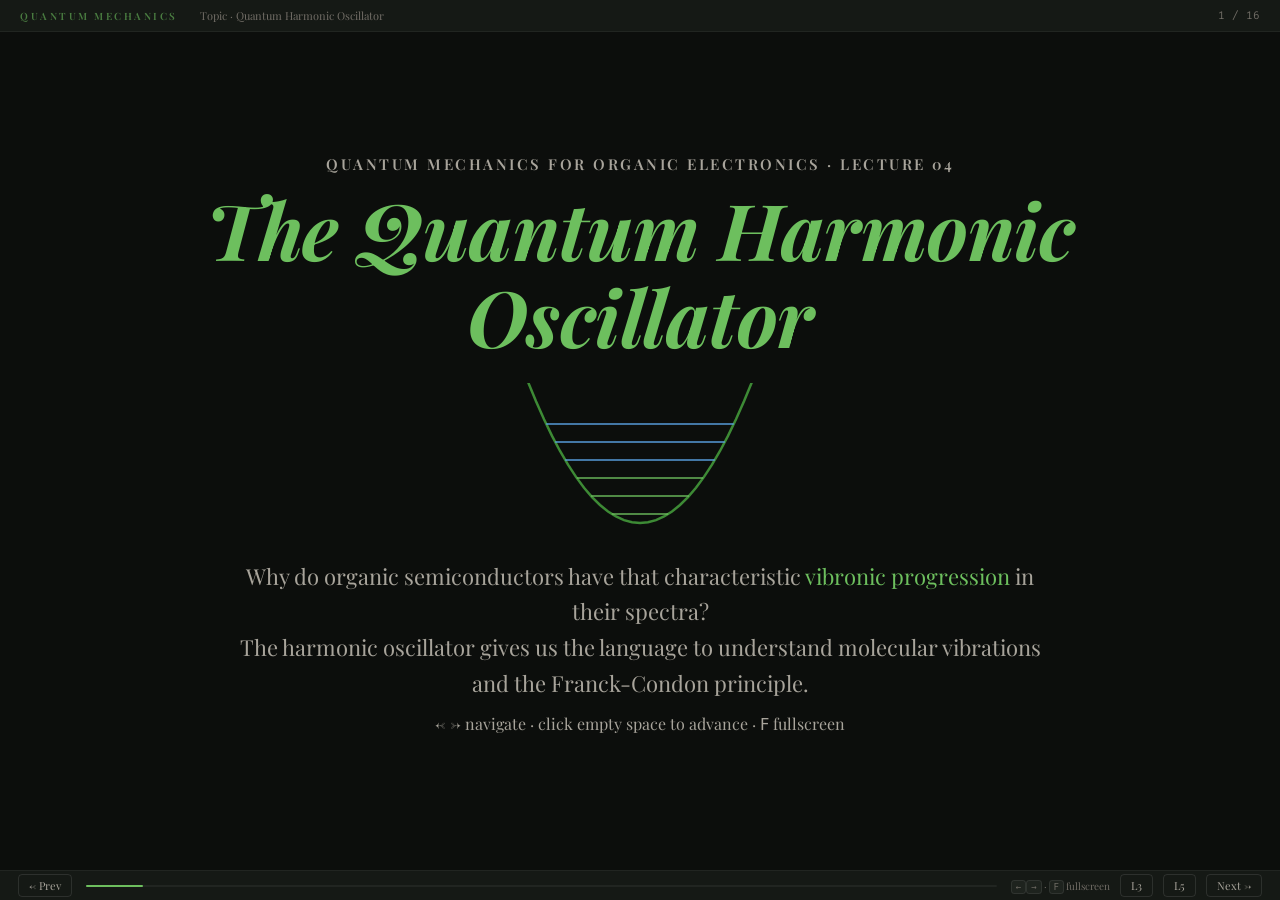
<file: lecture04/index.html>
<!DOCTYPE html>
<html lang="en"><head><meta charset="UTF-8">
<meta name="viewport" content="width=device-width,initial-scale=1.0">
<title>Lecture 04 · Quantum Harmonic Oscillator & Vibrational Spectroscopy</title>
<link rel="preconnect" href="https://fonts.googleapis.com/">
<link rel="preconnect" href="https://fonts.gstatic.com/" crossorigin="">
<link href="https://fonts.googleapis.com/css2?family=Playfair+Display:wght@500;600;700&family=Fira+Code&family=Noto+Serif+SC:wght@500;700&display=swap" rel="stylesheet">
<link rel="stylesheet" href="./vendor/katex/katex.min.css">
<style>
:root{
  --bg:#0c0e0c;--bg2:#151915;--bg3:#1e231e;
  --fg:#ede9e0;--fg2:#a8a49b;--fg3:#706c65;
  --accent:#6dbf5e;--accent2:#3d8a35;--accent-dim:#2a5a24;
  --blue:#5ba4e6;--coral:#e8734a;--purple:#b07ee8;--amber:#ddb84a;--red:#e05454;
  --ff:'Playfair Display','Noto Serif SC',Georgia,serif;
  --mono:'Fira Code',monospace;
  --radius:8px;
}
*{margin:0;padding:0;box-sizing:border-box}
html,body{width:100%;height:100%;overflow:hidden;background:var(--bg);color:var(--fg);font-family:var(--ff);font-size:18px;-webkit-font-smoothing:antialiased}
::selection{background:var(--accent2);color:#fff}
.app{width:100%;height:100%;display:flex;flex-direction:column}
header.chrome{height:32px;background:var(--bg2);border-bottom:1px solid rgba(255,255,255,0.05);display:flex;align-items:center;justify-content:space-between;padding:0 20px;flex-shrink:0;z-index:20}
.chrome .tag{font-size:10px;font-weight:600;letter-spacing:2.5px;text-transform:uppercase;color:var(--accent);opacity:0.6}
.chrome .tsm{font-size:11px;color:var(--fg3);margin-left:14px}
.chrome .ind{font-size:11px;color:var(--fg3);font-variant-numeric:tabular-nums;font-family:var(--mono)}
.deck{flex:1;position:relative;overflow:hidden}
.slide{position:absolute;inset:0;display:flex;flex-direction:column;justify-content:center;align-items:center;padding:24px 5vw 36px;opacity:0;pointer-events:none;transform:translateX(40px);transition:opacity 0.4s,transform 0.4s;overflow-y:auto}
.slide.active{opacity:1;pointer-events:auto;transform:translateX(0)}
.slide.exit{opacity:0;transform:translateX(-40px)}
footer.ft{height:30px;background:var(--bg2);border-top:1px solid rgba(255,255,255,0.05);display:flex;align-items:center;justify-content:space-between;padding:0 18px;flex-shrink:0;z-index:20}
.ptr{flex:1;height:2px;background:rgba(255,255,255,0.05);border-radius:2px;margin:0 14px}
.pfill{height:100%;background:var(--accent);border-radius:2px;transition:width 0.3s}
.ft .ht{font-size:10px;color:var(--fg3)}
.ft .ht kbd{background:var(--bg3);padding:1px 4px;border-radius:3px;font-size:9px;border:1px solid rgba(255,255,255,0.08)}
.ft .nb{background:none;border:1px solid rgba(255,255,255,0.1);color:var(--fg2);font-family:var(--ff);font-size:11px;padding:3px 10px;border-radius:4px;cursor:pointer;transition:all 0.2s}
.ft .nb:hover{background:rgba(255,255,255,0.05)}

.slide h1{font-size:clamp(34px,5.2vw,62px);font-weight:700;line-height:1.12;text-align:center;letter-spacing:-0.5px;max-width:1100px}
.slide h2{font-size:clamp(26px,3.7vw,46px);font-weight:700;line-height:1.15;max-width:1150px}
.slide h3{font-size:19px;font-weight:600;margin-bottom:8px}
.slide p{font-size:16px;line-height:1.62;color:var(--fg2)}
.ey{font-size:13px;font-weight:600;letter-spacing:2.5px;text-transform:uppercase;color:var(--accent);margin-bottom:10px}
.sh{text-align:left;width:100%;max-width:1200px;margin-bottom:18px}
.lead{font-size:clamp(17px,2.2vw,23px);color:var(--fg2);line-height:1.5;text-align:center;max-width:840px;margin-top:16px;font-style:italic}
.accent{color:var(--accent)}.blue{color:var(--blue)}.coral{color:var(--coral)}.purple{color:var(--purple)}.amber{color:var(--amber)}
.cap{font-size:13px;color:var(--fg3);text-align:center;margin-top:10px}
.fm{font-size:clamp(22px,3vw,38px);text-align:center;margin:14px 0}
.sfm{font-size:clamp(17px,2vw,24px)}

.cd{background:var(--bg2);border:1px solid rgba(255,255,255,0.06);border-radius:var(--radius);padding:18px 22px}
.cd h3{font-size:17px;font-weight:600;margin-bottom:8px}
.cd p{font-size:15px;line-height:1.6;color:var(--fg2)}
.em-cd{border-color:var(--accent-dim);background:rgba(42,90,36,0.07)}
.tk{border-left:3px solid var(--accent);background:rgba(42,90,36,0.05);padding:12px 16px;margin-top:10px}
.tk span.lab{font-size:12px;font-weight:600;letter-spacing:1.5px;text-transform:uppercase;color:var(--accent);display:block;margin-bottom:4px}
.tk p{font-size:14px}
.tk-blue{border-left-color:var(--blue);background:rgba(91,164,230,0.06)}
.tk-blue span.lab{color:var(--blue)}
.tk-amber{border-left-color:var(--amber);background:rgba(221,184,74,0.06)}
.tk-amber span.lab{color:var(--amber)}
.tk-coral{border-left-color:var(--coral);background:rgba(232,115,74,0.06)}
.tk-coral span.lab{color:var(--coral)}
ul.bl{list-style:none;padding:0}
ul.bl li{position:relative;padding-left:16px;margin-bottom:6px;font-size:15px;line-height:1.55;color:var(--fg2)}
ul.bl li::before{content:'';position:absolute;left:0;top:7px;width:4px;height:4px;border-radius:50%;background:var(--accent)}
.yc{display:inline-block;font-size:10px;font-weight:600;letter-spacing:1px;text-transform:uppercase;background:var(--accent-dim);color:var(--accent);padding:2px 8px;border-radius:4px;margin-bottom:6px}

.tc{display:grid;grid-template-columns:1fr 1fr;gap:20px;width:100%;max-width:1200px}
.t3{display:grid;grid-template-columns:1fr 1fr 1fr;gap:16px;width:100%;max-width:1200px}
.stk{display:flex;flex-direction:column;gap:12px}
.cc{display:flex;flex-direction:column;align-items:center;gap:14px;width:100%;max-width:1200px}

table.cmp{width:100%;border-collapse:collapse;margin-top:6px}
table.cmp th,table.cmp td{padding:8px 12px;font-size:14px;text-align:left;border-bottom:1px solid rgba(255,255,255,0.06);color:var(--fg2)}
table.cmp th{color:var(--fg);font-weight:600;background:rgba(255,255,255,0.02)}
table.cmp tr:last-child td{border-bottom:none}

.qgrid{display:grid;grid-template-columns:1fr 1fr;gap:14px;width:100%;max-width:1200px}
.qcard{border:1px solid rgba(255,255,255,0.07);background:var(--bg2);border-radius:var(--radius);overflow:hidden}
.qcard summary{cursor:pointer;list-style:none;padding:14px 16px;color:var(--fg);font-size:16px;font-weight:600}
.qcard summary::-webkit-details-marker{display:none}
.qcard summary::before{content:'?';display:inline-block;width:22px;height:22px;border-radius:50%;background:var(--accent-dim);color:var(--accent);font-family:var(--mono);font-size:13px;line-height:22px;text-align:center;margin-right:9px}
.qcard[open] summary::before{content:'✓';background:rgba(109,191,94,0.22)}
.qcard div{border-top:1px solid rgba(255,255,255,0.06);padding:12px 16px}
.qcard p{font-size:14px}

.svgbox{width:100%;background:rgba(0,0,0,0.22);border-radius:6px;border:1px solid rgba(255,255,255,0.05)}
.svgbox svg{display:block;width:100%;height:auto}
.ct{display:flex;gap:10px;flex-wrap:wrap;justify-content:center;align-items:center;margin-top:8px}
.ct label{font-size:14px;color:var(--fg2);display:flex;align-items:center;gap:8px}
.ct input[type=range]{width:200px;accent-color:var(--accent)}
.ct .vl{font-size:13px;color:var(--accent);min-width:54px;text-align:left;font-family:var(--mono)}
.ct button{font-family:var(--ff);font-size:14px;padding:6px 14px;border:1px solid rgba(255,255,255,0.1);border-radius:4px;background:transparent;color:var(--fg2);cursor:pointer;transition:all 0.2s}
.ct button:hover,.ct button.on{background:var(--accent2);border-color:var(--accent);color:#fff}
.rdt{font-family:var(--mono);font-size:14px;color:var(--fg2);text-align:center;margin-top:6px}
.rdt b{color:var(--accent)}

@media(max-width:768px){
  .slide{padding:16px 16px 28px;justify-content:flex-start}
  .tc,.t3,.qgrid{grid-template-columns:1fr}
  header.chrome .tsm{display:none}
  .ct input[type=range]{width:140px}
}
</style>
</head>
<body>
<div class="app">
<header class="chrome">
  <div style="display:flex;align-items:center;gap:8px"><span class="tag">Quantum Mechanics</span><span class="tsm">Topic · Quantum Harmonic Oscillator</span></div>
  <span class="ind" id="ind">1 / 16</span>
</header>
<main class="deck" id="deck">

<!-- S0 COVER -->
<section class="slide active">
  <p class="ey" style="font-size:15px">Quantum Mechanics for Organic Electronics · Lecture 04</p>
  <h1 style="font-style:italic;color:var(--accent);font-size:clamp(42px,6.6vw,78px)">The Quantum Harmonic Oscillator</h1>
  <div class="svgbox" style="max-width:560px;margin-top:22px;background:transparent;border:none">
    <svg viewBox="0 0 560 160" id="coverSvg"></svg>
  </div>
  <p class="lead" style="font-style:normal;font-size:clamp(17px,2.2vw,22px)">Why do organic semiconductors have that characteristic <span class="accent">vibronic progression</span> in their spectra?<br>The harmonic oscillator gives us the language to understand molecular vibrations and the Franck-Condon principle.</p>
  <p class="cap">← → navigate · click empty space to advance · <kbd>F</kbd> fullscreen</p>
</section>

<!-- S1 MOTIVATION -->
<section class="slide">
  <div class="sh"><p class="ey">Motivation · organic electronics</p><h2>Why do PL spectra look like a "comb"?</h2></div>
  <div class="tc">
    <div class="cd">
      <h3>The experimental observation</h3>
      <p>When you measure the photoluminescence of a well-ordered organic semiconductor (e.g. anthracene crystal, P3HT film), the spectrum is <strong>not</strong> a single peak. Instead you see a series of <strong class="accent">equally-spaced peaks</strong>:</p>
      <div class="svgbox" style="margin-top:12px;background:transparent;border:none">
        <svg viewBox="0 0 540 200" id="combSvg"></svg>
      </div>
      <p style="font-size:13px;color:var(--fg3);margin-top:8px">The spacing between peaks ≈ 0.17 eV — the energy of a C=C stretching vibration.</p>
    </div>
    <div class="stk">
      <div class="cd em-cd">
        <h3>Today's goal</h3>
        <p>Understand where this vibronic progression comes from. The answer requires two ingredients:</p>
        <ul class="bl" style="margin-top:8px">
          <li><strong class="accent">Quantum harmonic oscillator</strong> — vibrational energy levels are equally spaced</li>
          <li><strong class="blue">Displaced oscillator model</strong> — the excited state has a shifted equilibrium geometry</li>
        </ul>
        <p style="margin-top:10px">Together they give us the <strong class="coral">Franck-Condon principle</strong> and the <strong class="amber">Huang-Rhys factor</strong> $S$.</p>
      </div>
      <div class="tk tk-amber"><span class="lab">Central question</span>
        <p>If vibrational energy levels are equally spaced, and electronic transitions are "vertical" — can we predict the shape of the PL spectrum from just two numbers ($\hbar\omega$ and $S$)?</p>
      </div>
    </div>
  </div>
</section>

<!-- S2 CLASSICAL HARMONIC OSCILLATOR -->
<section class="slide">
  <div class="sh"><p class="ey">Classical review</p><h2>The harmonic oscillator: a mass on a spring</h2></div>
  <div class="tc">
    <div class="stk">
      <div class="cd">
        <h3>The model</h3>
        <p>A particle of mass $m$ experiences a restoring force proportional to displacement from equilibrium:</p>
        <div class="fm sfm" style="margin:10px 0">$F = -kx \quad\Rightarrow\quad V(x) = \frac{1}{2}kx^2$</div>
        <p>The potential is a <strong class="accent">parabola</strong>. The classical particle oscillates back and forth with angular frequency:</p>
        <div class="fm sfm" style="margin:10px 0;color:var(--accent)">$\omega = \sqrt{k/m}$</div>
      </div>
      <div class="cd em-cd">
        <h3>Where does this appear in molecules?</h3>
        <ul class="bl">
          <li>C=C bond stretch: two carbon atoms connected by a "spring" (chemical bond)</li>
          <li>Near equilibrium, <strong>any</strong> bond potential looks parabolic (Taylor expansion)</li>
          <li>$k$ = bond stiffness, $m$ = reduced mass of two atoms</li>
        </ul>
      </div>
    </div>
    <div class="stk">
      <div class="svgbox" style="max-width:500px">
        <svg viewBox="0 0 500 320" id="classicalSvg"></svg>
      </div>
      <div class="tk"><span class="lab">Key point</span>
        <p>Classically the oscillator can have <strong>any</strong> energy. Quantum mechanically, only discrete values are allowed — and the spacing turns out to be perfectly uniform.</p>
      </div>
    </div>
  </div>
</section>

<!-- S3 QUANTUM HO: ENERGY LEVELS -->
<section class="slide">
  <div class="sh"><p class="ey">Quantum result</p><h2>Energy levels of the quantum harmonic oscillator</h2></div>
  <div class="tc">
    <div class="stk">
      <div class="cd em-cd">
        <h3>The Schrödinger equation</h3>
        <div class="fm sfm" style="margin:10px 0">$\left[-\frac{\hbar^2}{2m}\frac{d^2}{dx^2} + \frac{1}{2}m\omega^2 x^2\right]\psi = E\psi$</div>
        <p>The solution (via Hermite polynomials or ladder operators) gives:</p>
        <div class="fm" style="color:var(--accent)">$E_n = \left(n + \frac{1}{2}\right)\hbar\omega$</div>
        <div class="fm sfm">$n = 0, 1, 2, 3, \ldots$</div>
      </div>
      <div class="cd">
        <h3>Three key features</h3>
        <ul class="bl">
          <li><strong class="accent">Equal spacing</strong>: every adjacent pair of levels is separated by exactly $\hbar\omega$</li>
          <li><strong class="blue">Zero-point energy</strong>: the ground state has $E_0 = \frac{1}{2}\hbar\omega \neq 0$</li>
          <li><strong class="amber">Infinite ladder</strong>: unlike the finite well, there is no maximum $n$</li>
        </ul>
      </div>
    </div>
    <div class="stk">
      <div class="svgbox">
        <svg viewBox="0 0 500 400" id="hoLevelsSvg"></svg>
      </div>
      <div class="tk tk-blue"><span class="lab">Contrast with particle in a box</span>
        <p>In the box, $E_n \propto n^2$ — levels spread apart. Here $E_n \propto n$ — levels are <strong class="blue">perfectly evenly spaced</strong>. This uniform spacing is why vibronic peaks in organic semiconductor spectra are equally spaced.</p>
      </div>
    </div>
  </div>
</section>

<!-- S4 WAVE FUNCTIONS -->
<section class="slide">
  <div class="sh"><p class="ey">Wave functions</p><h2>Shape of the harmonic oscillator eigenstates</h2></div>
  <div class="cc" style="gap:10px">
    <div class="svgbox" style="max-width:1100px">
      <svg viewBox="0 0 900 380" id="hoWfSvg"></svg>
    </div>
    <div class="ct" id="hoNBtns">
      <span style="font-size:14px;color:var(--fg2)">Quantum number n:</span>
      <button class="on" onclick="setHOn(0,this)">n = 0</button>
      <button onclick="setHOn(1,this)">n = 1</button>
      <button onclick="setHOn(2,this)">n = 2</button>
      <button onclick="setHOn(3,this)">n = 3</button>
      <button onclick="setHOn(4,this)">n = 4</button>
    </div>
    <p class="rdt" id="hoOut"></p>
    <div class="tk" style="max-width:1000px"><span class="lab">Key features</span>
      <p>$\psi_n$ has $n$ nodes. The ground state ($n=0$) is a <strong class="accent">Gaussian</strong> — no nodes, maximum at center. As $n$ increases, the wave function extends further into the classically forbidden region (beyond the parabola's turning points).</p>
    </div>
  </div>
</section>

<!-- S5 LADDER OPERATORS (BRIEF) -->
<section class="slide">
  <div class="sh"><p class="ey">Algebraic method · brief</p><h2>Ladder operators: an elegant shortcut</h2></div>
  <div class="tc">
    <div class="stk">
      <div class="cd">
        <h3>Definition</h3>
        <p>Define two operators from position $\hat x$ and momentum $\hat p$:</p>
        <div class="fm sfm" style="margin:10px 0">$\hat a = \sqrt{\frac{m\omega}{2\hbar}}\left(\hat x + \frac{i\hat p}{m\omega}\right)$</div>
        <div class="fm sfm" style="margin:10px 0">$\hat a^\dagger = \sqrt{\frac{m\omega}{2\hbar}}\left(\hat x - \frac{i\hat p}{m\omega}\right)$</div>
      </div>
      <div class="cd em-cd">
        <h3>What they do</h3>
        <div class="fm sfm" style="margin:8px 0;color:var(--accent)">$\hat a^\dagger|n\rangle = \sqrt{n+1}\,|n+1\rangle$</div>
        <div class="fm sfm" style="margin:8px 0;color:var(--blue)">$\hat a\,|n\rangle = \sqrt{n}\,|n-1\rangle$</div>
        <p>$\hat a^\dagger$ <strong class="accent">raises</strong> by one quantum; $\hat a$ <strong class="blue">lowers</strong> by one quantum.</p>
      </div>
    </div>
    <div class="stk">
      <div class="cd">
        <h3>Why we mention this</h3>
        <ul class="bl">
          <li>The Hamiltonian becomes: $\hat H = \hbar\omega(\hat a^\dagger \hat a + \frac{1}{2})$</li>
          <li>The entire energy spectrum follows from the algebra — no differential equation needed</li>
          <li><strong class="coral">Same formalism</strong> reappears for photons (quantum optics) and phonons (solid state)</li>
        </ul>
      </div>
      <div class="tk tk-amber"><span class="lab">For this lecture</span>
        <p>We won't derive wave functions with ladder operators. The point is: the harmonic oscillator is so central that it has its own algebraic machinery, and that machinery appears again in every branch of quantum physics involving bosonic excitations.</p>
      </div>
    </div>
  </div>
</section>

<!-- S6 MOLECULAR VIBRATIONS AND IR -->
<section class="slide">
  <div class="sh"><p class="ey">Application · infrared spectroscopy</p><h2>Molecular vibrations as quantum harmonic oscillators</h2></div>
  <div class="tc">
    <div class="stk">
      <div class="cd em-cd">
        <h3>Bond vibrations are quantized</h3>
        <p>Each vibrational mode of a molecule (stretching, bending, rocking...) is approximately a quantum harmonic oscillator. The energy quanta:</p>
        <div class="fm sfm" style="margin:10px 0;color:var(--accent)">$\hbar\omega_{\text{C=C}} \approx 0.20\,\text{eV} \approx 1600\,\text{cm}^{-1}$</div>
        <div class="fm sfm" style="margin:10px 0;color:var(--blue)">$\hbar\omega_{\text{C-H}} \approx 0.37\,\text{eV} \approx 3000\,\text{cm}^{-1}$</div>
        <p>A molecule absorbs infrared light when the photon energy matches one of these quanta: $h\nu = \hbar\omega_{\text{vib}}$.</p>
      </div>
      <div class="tk"><span class="lab">Selection rule</span>
        <p>For a harmonic oscillator coupled to IR radiation: $\Delta n = \pm 1$ only. One photon excites one vibrational quantum.</p>
      </div>
    </div>
    <div class="stk">
      <div class="cd">
        <h3>Reading an IR spectrum</h3>
        <table class="cmp">
          <tr><th>Vibration</th><th>$\tilde\nu$ (cm⁻¹)</th><th>$\hbar\omega$ (eV)</th></tr>
          <tr><td>C–C stretch</td><td>800–1200</td><td>0.10–0.15</td></tr>
          <tr><td>C=C stretch</td><td>1600–1680</td><td>0.20–0.21</td></tr>
          <tr><td>C=O stretch</td><td>1700–1750</td><td>0.21–0.22</td></tr>
          <tr><td>C–H stretch</td><td>2850–3100</td><td>0.35–0.38</td></tr>
          <tr><td>O–H stretch</td><td>3200–3600</td><td>0.40–0.45</td></tr>
        </table>
      </div>
      <div class="tk tk-coral"><span class="lab">For organic semiconductors</span>
        <p>The C=C stretch at ~1600 cm⁻¹ is the vibration that dominates the vibronic progression in electronic spectra. That's why the peak spacing in PL spectra is always ≈ 0.17–0.20 eV.</p>
      </div>
    </div>
  </div>
</section>

<!-- S7 DISPLACED HARMONIC OSCILLATOR -->
<section class="slide">
  <div class="sh"><p class="ey">The key model</p><h2>The displaced harmonic oscillator</h2></div>
  <div class="tc">
    <div class="stk">
      <div class="cd em-cd">
        <h3>Why the equilibrium shifts</h3>
        <p>When a molecule absorbs a photon and its electron jumps to an excited state, the <strong class="accent">bonding character changes</strong>. For example:</p>
        <ul class="bl" style="margin-top:8px">
          <li>Exciting a π→π* transition weakens the C=C bond</li>
          <li>Weaker bond → equilibrium bond length increases</li>
          <li>The excited-state parabola is <strong class="coral">shifted</strong> to larger $Q$</li>
        </ul>
      </div>
      <div class="cd">
        <h3>The model</h3>
        <p>Ground state $S_0$ and excited state $S_1$ are both harmonic oscillators with the <strong>same frequency</strong> $\omega$, but the excited state equilibrium is displaced by $\Delta Q$:</p>
        <div class="fm sfm" style="margin:10px 0">$V_{S_0}(Q) = \frac{1}{2}m\omega^2 Q^2$</div>
        <div class="fm sfm" style="margin:10px 0">$V_{S_1}(Q) = \frac{1}{2}m\omega^2(Q-\Delta Q)^2 + E_{00}$</div>
      </div>
    </div>
    <div class="stk">
      <div class="svgbox">
        <svg viewBox="0 0 520 420" id="displacedSvg"></svg>
      </div>
      <div class="ct">
        <label>Displacement ΔQ:<input type="range" id="dqSlider" min="0" max="3" step="0.1" value="1.5"><span class="vl" id="dqVal">1.5</span></label>
      </div>
    </div>
  </div>
</section>

<!-- S8 FRANCK-CONDON PRINCIPLE -->
<section class="slide">
  <div class="sh"><p class="ey">The Franck-Condon principle</p><h2>Vertical transitions: nuclei are frozen during electronic jumps</h2></div>
  <div class="tc">
    <div class="stk">
      <div class="cd em-cd">
        <h3>Physical picture</h3>
        <p>Electrons move ~1000× faster than nuclei (Born-Oppenheimer). When an electronic transition occurs:</p>
        <ul class="bl" style="margin-top:8px">
          <li>The nuclei <strong>don't have time to move</strong></li>
          <li>The transition is <strong class="accent">vertical</strong> on the configuration coordinate diagram</li>
          <li>The molecule lands in the excited state at the <strong>ground-state geometry</strong></li>
        </ul>
      </div>
      <div class="cd">
        <h3>Transition intensity</h3>
        <p>The probability of a $|0\rangle \to |n'\rangle$ vibronic transition is proportional to the <strong class="blue">overlap integral squared</strong>:</p>
        <div class="fm sfm" style="margin:10px 0;color:var(--blue)">$I_{0\to n'} \propto |\langle \chi_{n'}^{(1)} | \chi_0^{(0)} \rangle|^2$</div>
        <p>These are called <strong>Franck-Condon factors</strong>.</p>
      </div>
    </div>
    <div class="stk">
      <div class="cd">
        <h3>Geometric meaning</h3>
        <p>The ground-state vibrational wave function $\chi_0^{(0)}$ (a Gaussian centered at $Q=0$) is "projected" onto the excited-state vibrational eigenstates $\chi_{n'}^{(1)}$ (Gaussians × Hermite polynomials centered at $Q=\Delta Q$).</p>
        <p style="margin-top:8px">Large displacement $\Delta Q$ → ground-state Gaussian overlaps more with higher $n'$ states → <strong class="amber">more vibronic peaks</strong> in the spectrum.</p>
      </div>
      <div class="svgbox" style="max-width:460px">
        <svg viewBox="0 0 460 260" id="fcOverlapSvg"></svg>
      </div>
    </div>
  </div>
</section>



<!-- S9 HUANG-RHYS FACTOR & POISSON ENVELOPE -->
<section class="slide">
  <div class="sh"><p class="ey">The bridge · displacement → spectrum</p><h2>The Huang-Rhys factor $S$ and the Poisson envelope</h2></div>
  <div class="tc">
    <div class="stk">
      <div class="cd em-cd">
        <h3>One number captures the coupling</h3>
        <p>The dimensionless displacement of the excited-state parabola defines the <strong class="accent">Huang-Rhys factor</strong>:</p>
        <div class="fm sfm" style="margin:10px 0;color:var(--accent)">$S = \frac{m\omega}{2\hbar}\,\Delta Q^2$</div>
        <p>Physically, $S$ is the <strong>average number of vibrational quanta</strong> created when the electron jumps — the single dimensionless number that fixes the shape of the whole progression.</p>
      </div>
      <div class="tk tk-amber"><span class="lab">Reading $S$ at a glance</span>
        <ul class="bl" style="margin-top:2px">
          <li><strong class="accent">$S \ll 1$</strong> — rigid molecule, the 0-0 line dominates (e.g. anthracene)</li>
          <li><strong class="blue">$S \approx 1$</strong> — 0-0 and 0-1 peaks are comparable</li>
          <li><strong class="coral">$S > 1$</strong> — envelope peaks near $n \approx S$, broad progression</li>
        </ul>
      </div>
    </div>
    <div class="stk">
      <div class="cd">
        <h3>Intensities follow a Poisson distribution</h3>
        <p>From the ground vibrational state, the Franck-Condon factor for a $0 \to n'$ transition is:</p>
        <div class="fm sfm" style="margin:10px 0;color:var(--blue)">$I_{0\to n'} = |\langle n' | 0 \rangle|^2 = \frac{S^{n'} e^{-S}}{n'!}$</div>
        <p>The mean is $\langle n'\rangle = S$, which gives the quick experimental handle:</p>
        <div class="fm sfm" style="margin:8px 0;color:var(--accent)">$\dfrac{I_{0\text{-}1}}{I_{0\text{-}0}} = S$</div>
      </div>
      <details class="qcard">
        <summary>Derivation — why exactly Poisson?</summary>
        <div>
          <p>Displacing the ground-state oscillator by $\Delta Q$ is the displacement operator $\hat D(\alpha)=e^{\alpha \hat a^\dagger-\alpha^*\hat a}$ acting on $|0\rangle$, with $\alpha=\sqrt{S}$. The result is a <strong>coherent state</strong>:</p>
          <div class="fm sfm" style="margin:8px 0">$|\alpha\rangle = e^{-S/2}\displaystyle\sum_{n'}\frac{\alpha^{\,n'}}{\sqrt{n'!}}\,|n'\rangle$</div>
          <p>Projecting onto the excited level $|n'\rangle$ and squaring:</p>
          <div class="fm sfm" style="margin:8px 0">$|\langle n'|\alpha\rangle|^2 = e^{-S}\,\dfrac{S^{\,n'}}{n'!}$</div>
          <p style="margin-top:6px">— a Poisson distribution with mean $S$. $\blacksquare$</p>
        </div>
      </details>
      <div class="tk tk-blue"><span class="lab">Next: see it live</span>
        <p>The simulator on the next slide draws exactly this Poisson envelope as you vary $S$ and $\hbar\omega$.</p>
      </div>
    </div>
  </div>
</section>

<!-- S10 INTERACTIVE: VIBRONIC SPECTRUM SIMULATOR -->
<section class="slide">
  <div class="sh"><p class="ey">Interactive · vibronic spectrum</p><h2>Adjust $S$ and $\hbar\omega$ to simulate a PL spectrum</h2></div>
  <div class="cc" style="gap:10px">
    <div class="svgbox" style="max-width:1100px">
      <svg viewBox="0 0 900 340" id="specSvg"></svg>
    </div>
    <div class="ct">
      <label>Huang-Rhys $S$:<input type="range" id="sSlider" min="0.1" max="4" step="0.1" value="1.0"><span class="vl" id="sVal">1.0</span></label>
      <label>$\hbar\omega$ (eV):<input type="range" id="hwSlider" min="0.10" max="0.25" step="0.01" value="0.17"><span class="vl" id="hwVal">0.17</span></label>
    </div>
    <p class="rdt" id="specOut"></p>
    <div class="tk" style="max-width:1000px"><span class="lab">What to observe</span>
      <p><strong class="accent">Increase S</strong>: the 0-0 peak weakens and higher vibronic peaks grow — the spectrum envelope shifts and broadens. <strong class="blue">Change ℏω</strong>: the peak spacing changes (wider for stiffer bonds, narrower for softer modes).</p>
    </div>
  </div>
</section>

<!-- S11 MIRROR IMAGE: ABSORPTION AND EMISSION -->
<section class="slide">
  <div class="sh"><p class="ey">Spectral symmetry</p><h2>Absorption and emission are mirror images</h2></div>
  <div class="tc">
    <div class="stk">
      <div class="cd em-cd">
        <h3>In the harmonic approximation</h3>
        <p>If both ground and excited states are harmonic with the same $\omega$:</p>
        <ul class="bl" style="margin-top:8px">
          <li><strong>Absorption</strong>: $|0\rangle \to |n'\rangle$ — peaks at $E_{00} + n'\hbar\omega$</li>
          <li><strong>Emission</strong>: $|0'\rangle \to |n\rangle$ — peaks at $E_{00} - n\hbar\omega$</li>
          <li>Both have the <strong class="accent">same Poisson envelope</strong></li>
          <li>They are <strong class="blue">mirror images</strong> about the 0-0 transition</li>
        </ul>
      </div>
      <div class="cd">
        <h3>Stokes shift</h3>
        <p>The energy difference between absorption maximum and emission maximum:</p>
        <div class="fm sfm" style="margin:10px 0;color:var(--coral)">$\Delta E_{\text{Stokes}} = 2S\hbar\omega$</div>
        <p>Larger electron-phonon coupling → larger Stokes shift → more energy lost to vibrations.</p>
      </div>
    </div>
    <div class="stk">
      <div class="svgbox">
        <svg viewBox="0 0 520 340" id="mirrorSvg"></svg>
      </div>
      <div class="tk tk-amber"><span class="lab">When mirror symmetry breaks</span>
        <p>If ground and excited states have different frequencies ($\omega_0 \neq \omega_1$), or if there are anharmonic effects, or if the emission comes from a geometry-relaxed state (e.g. excimer) — the mirror symmetry is violated.</p>
      </div>
    </div>
  </div>
</section>

<!-- S12 REAL SPECTRA: ANTHRACENE -->
<section class="slide">
  <div class="sh"><p class="ey">Case study</p><h2>Reading a real spectrum: anthracene</h2></div>
  <div class="tc">
    <div class="stk">
      <div class="cd">
        <h3>Anthracene fluorescence</h3>
        <p>Anthracene is a rigid molecule with a well-defined vibronic progression. From the PL spectrum:</p>
        <ul class="bl" style="margin-top:8px">
          <li>Peak spacing: ~1400 cm⁻¹ (0.17 eV) — C=C stretch</li>
          <li>0-0 peak is the <strong>strongest</strong> → $S &lt; 1$</li>
          <li>Estimated $S \approx 0.6$–$0.8$</li>
          <li>Mirror-image symmetry holds well</li>
        </ul>
      </div>
      <div class="cd em-cd">
        <h3>Extracting $S$ from experiment</h3>
        <p>Method: ratio of 0-1 peak to 0-0 peak intensity:</p>
        <div class="fm sfm" style="margin:10px 0;color:var(--accent)">$\frac{I_{0-1}}{I_{0-0}} = S$</div>
        <p>More precisely, fit the full Poisson envelope to extract both $S$ and $\hbar\omega$.</p>
      </div>
    </div>
    <div class="stk">
      <div class="svgbox">
        <svg viewBox="0 0 520 300" id="anthraceneSvg"></svg>
      </div>
      <div class="tk tk-blue"><span class="lab">Why anthracene has small S</span>
        <p>Anthracene is a <strong>rigid</strong> planar molecule. Excitation barely changes the bond lengths → small $\Delta Q$ → small $S$ → sharp vibronic peaks with dominant 0-0 line.</p>
      </div>
    </div>
  </div>
</section>

<!-- S13 OE CONNECTION: REORGANIZATION ENERGY -->
<section class="slide">
  <div class="sh"><p class="ey">Organic electronics connection</p><h2>Reorganization energy and charge transfer</h2></div>
  <div class="tc">
    <div class="stk">
      <div class="cd em-cd">
        <h3>The bridge to Marcus theory</h3>
        <p>The inner (intramolecular) reorganization energy $\lambda_i$ — a key parameter in charge transport — is directly related to $S$:</p>
        <div class="fm" style="color:var(--accent)">$\lambda_i = S \cdot \hbar\omega$</div>
        <p style="margin-top:8px">This connects <strong>spectroscopy</strong> (measuring $S$ from PL) to <strong>transport</strong> (predicting charge-transfer rates from $\lambda$).</p>
      </div>
      <div class="cd">
        <h3>What $\lambda_i$ controls</h3>
        <ul class="bl">
          <li>Charge-transfer rate: $k_{CT} \propto \exp\!\left(-\frac{(\Delta G + \lambda)^2}{4\lambda k_BT}\right)$</li>
          <li>Small $\lambda_i$ → <strong class="accent">faster charge transport</strong> → better device</li>
          <li>Rigid molecules (small $S$) → good organic semiconductors</li>
        </ul>
      </div>
      <div class="tk tk-coral"><span class="lab">Key insight</span>
        <p>Sharp vibronic peaks → small $S$ → small $\lambda$ → high mobility. A simple PL measurement predicts charge-transport quality.</p>
      </div>
    </div>
    <div class="stk">
      <div style="text-align:center">
        <img src="./41560_2017_Article_BFnenergy201753_Fig2_HTML.webp" alt="Marcus theory: displaced parabolas for D/A and D⁺/A⁻ charge-transfer states" style="width:100%;max-width:560px;border-radius:8px;box-shadow:0 2px 12px rgba(0,0,0,0.12)">
        <p style="font-size:0.72em;color:var(--fg3);margin-top:6px">Displaced parabolas for charge transfer: (a) high $E_{CT}$ (b) low $E_{CT}$<br><span style="font-size:0.9em">Nature Energy <strong>2</strong>, 17053 (2017)</span></p>
      </div>
      <div class="tk tk-amber"><span class="lab">Reading the figure</span>
        <p>D/A and D⁺/A⁻ states are displaced oscillators. $k_r$ (radiative) and $k_{nr}$ (non-radiative) rates depend on the <strong>Franck-Condon overlap</strong> between vibrational levels — exactly the physics we derived.</p>
      </div>
    </div>
  </div>
</section>

<!-- S14 SUMMARY OF APPLICATIONS -->
<section class="slide">
  <div class="sh"><p class="ey">Summary · what the HO model explains</p><h2>From quantum mechanics to materials design</h2></div>
  <div class="t3">
    <div class="cd" style="border-left:3px solid var(--accent);border-radius:0">
      <div class="yc">Infrared spectroscopy</div>
      <h3>Bond vibrations absorb IR light</h3>
      <p>Each bond = harmonic oscillator. IR absorption occurs when $h\nu = \hbar\omega_{\text{vib}}$. The selection rule $\Delta n = \pm 1$ comes from the linear coupling between the oscillator and the radiation field.</p>
    </div>
    <div class="cd em-cd" style="border-left:3px solid var(--blue);border-radius:0">
      <div class="yc" style="background:rgba(91,164,230,0.12);color:var(--blue)">Vibronic spectra</div>
      <h3>Electronic transitions ride on vibrations</h3>
      <p>Displaced oscillator + Franck-Condon principle → Poisson-distributed vibronic peaks. The shape is controlled by a single dimensionless number: the Huang-Rhys factor $S$.</p>
    </div>
    <div class="cd" style="border-left:3px solid var(--coral);border-radius:0">
      <div class="yc" style="background:rgba(232,115,74,0.12);color:var(--coral)">Charge transport</div>
      <h3>$S$ predicts mobility trends</h3>
      <p>$\lambda_i = S\hbar\omega$ feeds directly into Marcus charge-transfer rates. Rigid molecules with small $S$ are better organic semiconductors — and you can see this from their sharp PL spectra.</p>
    </div>
  </div>
  <div class="tk tk-amber" style="max-width:1100px;margin-top:16px"><span class="lab">One model, three applications</span>
    <p>The quantum harmonic oscillator is not just a textbook exercise. It is the language of molecular vibrations, optical spectra, and charge transport in organic electronics.</p>
  </div>
</section>

<!-- S15 SUMMARY CHEAT SHEET -->
<section class="slide">
  <div class="sh"><p class="ey">Summary</p><h2>Quantum Harmonic Oscillator · Cheat Sheet</h2></div>
  <div class="tc">
    <div class="cd em-cd">
      <h3 class="accent">Core formulas</h3>
      <div class="fm sfm" style="margin:10px 0">$E_n = \left(n+\frac{1}{2}\right)\hbar\omega$</div>
      <div class="fm sfm" style="margin:10px 0">$I_{0'\to n} = \frac{S^n e^{-S}}{n!}$</div>
      <div class="fm sfm" style="margin:10px 0">$\lambda_i = S\hbar\omega$</div>
      <div class="fm sfm" style="margin:10px 0">$\Delta E_{\text{Stokes}} = 2S\hbar\omega$</div>
      <ul class="bl" style="margin-top:10px">
        <li><strong>Equal spacing</strong>: $\Delta E = \hbar\omega$ for all $n$</li>
        <li><strong>Huang-Rhys</strong>: $S = \Delta Q^2 m\omega / (2\hbar)$</li>
        <li><strong>$I_{0-1}/I_{0-0} = S$</strong> for quick experimental extraction</li>
      </ul>
    </div>
    <div class="stk">
      <div class="tk"><span class="lab">In one sentence</span>
        <p>The quantum harmonic oscillator provides equally-spaced vibrational energy levels; combined with the Franck-Condon principle, it explains why organic semiconductor spectra have uniformly-spaced vibronic peaks whose envelope is a Poisson distribution controlled by a single number $S$.</p>
      </div>
      <div class="tk tk-blue"><span class="lab">Why it matters for organic electronics</span>
        <p>$S$ measures molecular rigidity. Small $S$ → sharp spectra, small reorganization energy, high charge mobility. This connects a simple spectroscopic measurement to device performance.</p>
      </div>
      <div class="tk tk-amber"><span class="lab">Next lecture</span>
        <p>Quantum tunneling — how do charges cross energy barriers at metal/organic interfaces? Keywords: transmission coefficient, WKB, Fowler-Nordheim injection.</p>
      </div>
    </div>
  </div>
</section>

</main>
<footer class="ft">
  <button class="nb" onclick="go(-1)">← Prev</button>
  <div class="ptr"><div class="pfill" id="pf" style="width:6.25%"></div></div>
  <div style="display:flex;align-items:center;gap:10px">
    <span class="ht"><kbd>←</kbd><kbd>→</kbd> · <kbd>F</kbd> fullscreen</span>
    <button class="nb" onclick="location.href='../lecture03/index.html'">L3</button>
    <button class="nb" onclick="location.href='../lecture05/index.html'">L5</button>
    <button class="nb" onclick="go(1)">Next →</button>
  </div>
</footer>
</div>

<script src="./vendor/katex/katex.min.js"></script>
<script src="./vendor/katex/contrib/auto-render.min.js"></script>
<script>
/* ===== Navigation ===== */
let cur=0;const SL=document.querySelectorAll('.slide'),TN=SL.length;
document.getElementById('ind').textContent='1 / '+TN;
function goTo(n){if(n<0||n>=TN)return;SL[cur].classList.remove('active');SL[cur].classList.add('exit');const p=cur;cur=n;SL[cur].classList.add('active');setTimeout(()=>SL[p].classList.remove('exit'),450);document.getElementById('ind').textContent=(cur+1)+' / '+TN;document.getElementById('pf').style.width=((cur+1)/TN*100)+'%'}
function go(d){goTo(cur+d)}
document.addEventListener('keydown',e=>{
  if(e.target.tagName==='INPUT')return;
  if(e.key==='ArrowRight'||e.key===' '||e.key==='Enter'){e.preventDefault();go(1)}
  if(e.key==='ArrowLeft'){e.preventDefault();go(-1)}
  if(e.key==='f'||e.key==='F')document.documentElement.requestFullscreen?.()
});
document.querySelector('.deck').addEventListener('click',e=>{
  if(e.target.closest('.ct')||e.target.closest('button')||e.target.closest('input')||e.target.closest('label')||e.target.closest('.svgbox')||e.target.closest('details'))return;
  go(1)
});
let tx=0;document.addEventListener('touchstart',e=>{tx=e.touches[0].clientX});
document.addEventListener('touchend',e=>{const d=e.changedTouches[0].clientX-tx;if(Math.abs(d)>60){d>0?go(-1):go(1)}});

/* ===== Physics helpers ===== */
// Hermite polynomials H_n(x)
function hermite(n,x){
  if(n===0) return 1;
  if(n===1) return 2*x;
  let h0=1,h1=2*x;
  for(let i=2;i<=n;i++){const h2=2*x*h1-2*(i-1)*h0;h0=h1;h1=h2;}
  return h1;
}
// Normalized HO wave function psi_n(x) with alpha=1
function hoWf(n,x){
  const norm=Math.pow(Math.PI,-0.25)/Math.sqrt(Math.pow(2,n)*factorial(n));
  return norm*hermite(n,x)*Math.exp(-x*x/2);
}
function factorial(n){let f=1;for(let i=2;i<=n;i++)f*=i;return f;}
// Poisson distribution
function poisson(S,n){return Math.pow(S,n)*Math.exp(-S)/factorial(n);}

/* ===== Cover decoration ===== */
function drawCover(){
  const svg=document.getElementById('coverSvg');
  let s='';
  // Draw parabola
  const cx=280,yb=140,sc=12;
  for(let i=-18;i<=18;i++){
    const x=cx+i*8,y=yb-sc*0.06*i*i;
    s+=(i===-18?'M':'L')+x.toFixed(1)+' '+y.toFixed(1);
  }
  s=`<path d="${s}" fill="none" stroke="#3d8a35" stroke-width="2.5"/>`;
  // Draw energy levels
  for(let n=0;n<6;n++){
    const y=yb-(n+0.5)*18;
    const hw=8*Math.sqrt((n+0.5)*25);
    s+=`<line x1="${cx-hw}" y1="${y}" x2="${cx+hw}" y2="${y}" stroke="${n<3?'#6dbf5e':'#5ba4e6'}" stroke-width="2" opacity="0.7"/>`;
  }
  svg.innerHTML=s;
}

/* ===== Comb spectrum (motivation) ===== */
function drawComb(){
  const svg=document.getElementById('combSvg');
  let s='';
  const S=0.8;
  const x0=60,xW=440,yB=170,yT=30;
  // axis
  s+=`<line x1="${x0}" y1="${yB}" x2="${x0+xW}" y2="${yB}" stroke="#5a564e" stroke-width="1.5"/>`;
  s+=`<text x="${x0+xW/2}" y="195" fill="#706c65" font-size="12" text-anchor="middle">← Photon Energy    Wavelength →</text>`;
  // peaks
  for(let n=0;n<6;n++){
    const I=poisson(S,n);
    const x=x0+50+n*70;
    const h=(yB-yT)*I/poisson(S,0);
    s+=`<rect x="${x-8}" y="${yB-h}" width="16" height="${h}" fill="${n===0?'#6dbf5e':n===1?'#5ba4e6':'#b07ee8'}" rx="3" opacity="0.8"/>`;
    s+=`<text x="${x}" y="${yB+15}" fill="#706c65" font-size="11" text-anchor="middle">0-${n}</text>`;
  }
  s+=`<text x="${x0+50+70}" y="${yT-4}" fill="#5ba4e6" font-size="12" text-anchor="middle">ℏω spacing</text>`;
  s+=`<line x1="${x0+50+16}" y1="${yT+8}" x2="${x0+50+70-16}" y2="${yT+8}" stroke="#5ba4e6" stroke-width="1.5" marker-end="url(#arr)"/>`;
  s=`<defs><marker id="arr" markerWidth="6" markerHeight="6" refX="5" refY="3" orient="auto"><path d="M0,0 L6,3 L0,6 Z" fill="#5ba4e6"/></marker></defs>`+s;
  svg.innerHTML=s;
}

/* ===== Classical HO diagram ===== */
function drawClassical(){
  const svg=document.getElementById('classicalSvg');
  let s='';
  const cx=250,yb=280,sc=0.004;
  // parabola
  let path='';
  for(let i=-200;i<=200;i+=2){
    const x=cx+i,y=yb-sc*i*i;
    path+=(i===-200?'M':'L')+x.toFixed(1)+' '+y.toFixed(1);
  }
  s+=`<path d="${path}" fill="none" stroke="#6dbf5e" stroke-width="3"/>`;
  s+=`<text x="${cx}" y="${yb+30}" fill="#a8a49b" font-size="13" text-anchor="middle">Displacement Q</text>`;
  s+=`<text x="${cx-210}" y="${yb-140}" fill="#a8a49b" font-size="13">V(Q) = ½kQ²</text>`;
  // classical ball at turning point
  s+=`<circle cx="${cx+120}" cy="${yb-sc*120*120}" r="10" fill="#e8734a" opacity="0.8"/>`;
  s+=`<circle cx="${cx-120}" cy="${yb-sc*120*120}" r="10" fill="#e8734a" opacity="0.35"/>`;
  s+=`<text x="${cx}" y="${yb-sc*120*120-14}" fill="#e8734a" font-size="12" text-anchor="middle">turning points</text>`;
  // oscillation path hint
  s+=`<path d="M${cx-110} ${yb-8} Q${cx} ${yb-30} ${cx+110} ${yb-8}" fill="none" stroke="#e8734a" stroke-width="1.5" stroke-dasharray="4 3" opacity="0.4"/>`;
  // equilibrium
  s+=`<line x1="${cx}" y1="${yb}" x2="${cx}" y2="${yb-160}" stroke="#706c65" stroke-width="1" stroke-dasharray="4 4"/>`;
  s+=`<text x="${cx+6}" y="${yb-165}" fill="#706c65" font-size="11">equilibrium</text>`;
  svg.innerHTML=s;
}

/* ===== HO energy levels ===== */
function drawHOLevels(){
  const svg=document.getElementById('hoLevelsSvg');
  let s='';
  const cx=250,yb=360,sc=0.0032;
  // parabola — extend to encompass all 6 levels
  let path='';
  for(let i=-310;i<=310;i+=2){
    const x=cx+i,y=yb-sc*i*i;
    if(y>20) path+=(path?'L':'M')+x.toFixed(1)+' '+y.toFixed(1);
  }
  s+=`<path d="${path}" fill="none" stroke="rgba(109,191,94,0.4)" stroke-width="2.5"/>`;
  // levels
  const dE=50; // pixels per ℏω
  const cols=['#6dbf5e','#5ba4e6','#b07ee8','#ddb84a','#e8734a','#e05454'];
  for(let n=0;n<6;n++){
    const E=(n+0.5)*dE;
    const y=yb-E;
    // find turning points: ½kx²=E → x=±sqrt(2E/k), in pixel units
    const xtp=Math.sqrt(E/sc);
    s+=`<line x1="${cx-xtp}" y1="${y}" x2="${cx+xtp}" y2="${y}" stroke="${cols[n]}" stroke-width="2.5"/>`;
    s+=`<text x="${cx+xtp+8}" y="${y+4}" fill="${cols[n]}" font-size="12">n=${n}  E=(${n}+½)ℏω</text>`;
  }
  // ℏω arrow
  const y0=yb-0.5*dE,y1=yb-1.5*dE;
  s+=`<line x1="60" y1="${y0}" x2="60" y2="${y1}" stroke="#ddb84a" stroke-width="2" marker-end="url(#arru)"/>`;
  s+=`<text x="45" y="${(y0+y1)/2+4}" fill="#ddb84a" font-size="12" text-anchor="end">ℏω</text>`;
  s+=`<defs><marker id="arru" markerWidth="7" markerHeight="7" refX="3.5" refY="7" orient="auto"><path d="M0,7 L3.5,0 L7,7 Z" fill="#ddb84a"/></marker></defs>`;
  svg.innerHTML=s;
}

/* ===== HO wave function browser ===== */
let hoN=0;
function setHOn(n,btn){
  hoN=n;
  document.querySelectorAll('#hoNBtns button').forEach(b=>b.classList.remove('on'));
  if(btn)btn.classList.add('on');
  drawHOWf();
}
function drawHOWf(){
  const n=hoN;
  const svg=document.getElementById('hoWfSvg');
  let s='';
  const xL=80,xR=440,yc=200,yT=40,yB=340;
  const rxL=500,rxR=860;
  // Left: psi_n
  s+=`<text x="${(xL+xR)/2}" y="28" fill="#a8a49b" font-size="14" text-anchor="middle">ψ${n}(x)</text>`;
  s+=`<line x1="${xL}" y1="${yc}" x2="${xR}" y2="${yc}" stroke="rgba(255,255,255,0.1)" stroke-width="1" stroke-dasharray="4 4"/>`;
  // parabola (faint) — bowl shape: V(x) = ½mω²x²
  let pp='';
  for(let i=0;i<=100;i++){
    const t=i/100;const x=xL+t*(xR-xL);
    const xi=(t-0.5)*8;
    const y=yc+120*(1-xi*xi/16);
    if(y>yT&&y<yB) pp+=(pp?'L':'M')+x.toFixed(1)+' '+y.toFixed(1);
  }
  s+=`<path d="${pp}" fill="none" stroke="rgba(109,191,94,0.25)" stroke-width="2"/>`;
  // wave function
  let wf='';
  for(let i=0;i<=200;i++){
    const t=i/200;const x=xL+t*(xR-xL);
    const xi=(t-0.5)*8; // ranges from -4 to 4
    const psi=hoWf(n,xi);
    const y=yc-psi*280;
    wf+=(i===0?'M':'L')+x.toFixed(1)+' '+Math.max(yT,Math.min(yB,y)).toFixed(1);
  }
  s+=`<path d="${wf}" fill="none" stroke="#6dbf5e" stroke-width="3"/>`;
  // Right: |psi_n|^2
  s+=`<text x="${(rxL+rxR)/2}" y="28" fill="#a8a49b" font-size="14" text-anchor="middle">|ψ${n}(x)|²</text>`;
  s+=`<line x1="${rxL}" y1="${yB}" x2="${rxR}" y2="${yB}" stroke="rgba(255,255,255,0.1)" stroke-width="1.5"/>`;
  let pp2='';
  for(let i=0;i<=200;i++){
    const t=i/200;const x=rxL+t*(rxR-rxL);
    const xi=(t-0.5)*8;
    const psi=hoWf(n,xi);
    const y=yB-psi*psi*540;
    pp2+=(pp2?'L':'M')+x.toFixed(1)+' '+Math.max(yT,Math.min(yB,y)).toFixed(1);
  }
  s+=`<path d="M${rxL} ${yB} ${pp2.substring(1)} L${rxR} ${yB} Z" fill="rgba(91,164,230,0.2)" stroke="#5ba4e6" stroke-width="2.5"/>`;
  svg.innerHTML=s;
  document.getElementById('hoOut').innerHTML=`n = <b>${n}</b> · nodes = <b>${n}</b> · E = <b>(${n} + ½)ℏω = ${(n+0.5).toFixed(1)} ℏω</b>`;
}

/* ===== Displaced oscillator diagram ===== */
function drawDisplaced(){
  const dq=+document.getElementById('dqSlider').value;
  document.getElementById('dqVal').textContent=dq.toFixed(1);
  const svg=document.getElementById('displacedSvg');
  let s='';
  const cx=180,cx2=180+dq*60,yb=380,sc=0.012,E00=180;
  // Ground state parabola
  let p1='';
  for(let i=-140;i<=140;i+=2){
    const x=cx+i,y=yb-sc*i*i;
    if(y>40) p1+=(p1?'L':'M')+x.toFixed(1)+' '+y.toFixed(1);
  }
  s+=`<path d="${p1}" fill="none" stroke="#6dbf5e" stroke-width="2.5"/>`;
  s+=`<text x="${cx}" y="${yb+18}" fill="#6dbf5e" font-size="12" text-anchor="middle">S₀</text>`;
  // Excited state parabola (shifted)
  let p2='';
  for(let i=-140;i<=140;i+=2){
    const x=cx2+i,y=yb-E00-sc*i*i;
    if(y>40) p2+=(p2?'L':'M')+x.toFixed(1)+' '+y.toFixed(1);
  }
  s+=`<path d="${p2}" fill="none" stroke="#5ba4e6" stroke-width="2.5"/>`;
  s+=`<text x="${cx2}" y="${yb-E00+18}" fill="#5ba4e6" font-size="12" text-anchor="middle">S₁</text>`;
  // Ground state levels
  const dEpx=28;
  for(let n=0;n<4;n++){
    const E=(n+0.5)*dEpx;
    const y=yb-E;
    const xtp=Math.sqrt(E/sc);
    s+=`<line x1="${cx-xtp}" y1="${y}" x2="${cx+xtp}" y2="${y}" stroke="#6dbf5e" stroke-width="1.5" opacity="0.6"/>`;
  }
  // Excited state levels
  for(let n=0;n<4;n++){
    const E=(n+0.5)*dEpx;
    const y=yb-E00-E;
    const xtp=Math.sqrt(E/sc);
    s+=`<line x1="${cx2-xtp}" y1="${y}" x2="${cx2+xtp}" y2="${y}" stroke="#5ba4e6" stroke-width="1.5" opacity="0.6"/>`;
  }
  // Vertical transition arrow (absorption)
  const absY0=yb-0.5*dEpx;
  // Find where vertical line at cx hits S1
  const dx=cx-cx2;
  const absY1=yb-E00-sc*dx*dx;
  s+=`<line x1="${cx}" y1="${absY0}" x2="${cx}" y2="${absY1+10}" stroke="#e8734a" stroke-width="2.5" stroke-dasharray="6 3"/>`;
  s+=`<text x="${cx+8}" y="${(absY0+absY1)/2}" fill="#e8734a" font-size="12">absorption</text>`;
  s+=`<text x="${cx+8}" y="${(absY0+absY1)/2+14}" fill="#e8734a" font-size="11">(vertical)</text>`;
  // ΔQ label
  if(dq>0.3){
    s+=`<line x1="${cx}" y1="${yb+28}" x2="${cx2}" y2="${yb+28}" stroke="#ddb84a" stroke-width="1.5"/>`;
    s+=`<text x="${(cx+cx2)/2}" y="${yb+44}" fill="#ddb84a" font-size="12" text-anchor="middle">ΔQ</text>`;
  }
  // Emission arrow
  const emX=cx2;
  const emY0=yb-E00-0.5*dEpx;
  const dx2=cx2-cx;
  const emY1=yb-sc*dx2*dx2;
  s+=`<line x1="${emX}" y1="${emY0}" x2="${emX}" y2="${emY1-10}" stroke="#b07ee8" stroke-width="2.5" stroke-dasharray="6 3"/>`;
  s+=`<text x="${emX+8}" y="${(emY0+emY1)/2}" fill="#b07ee8" font-size="12">emission</text>`;
  svg.innerHTML=s;
}

/* ===== FC overlap diagram ===== */
function drawFCOverlap(){
  const svg=document.getElementById('fcOverlapSvg');
  let s='';
  // All wave functions on the SAME Q axis, displaced by ΔQ
  const xL=30,xR=430,yb=210,cx=160,dq=110,sig=30;
  const cx2=cx+dq;
  s+=`<text x="${(xL+xR)/2}" y="18" fill="#a8a49b" font-size="12" text-anchor="middle">Franck-Condon overlaps on the same Q axis</text>`;
  // Q axis
  s+=`<line x1="${xL}" y1="${yb}" x2="${xR}" y2="${yb}" stroke="rgba(255,255,255,0.12)" stroke-width="1"/>`;
  s+=`<text x="${xR+4}" y="${yb+4}" fill="#706c65" font-size="11">Q</text>`;
  // Ground χ₀ at cx (filled Gaussian)
  let gP='M'+xL+' '+yb;
  for(let px=xL;px<=xR;px+=2){const d=px-cx;gP+=' L'+px+' '+(yb-Math.exp(-d*d/(2*sig*sig))*85).toFixed(1);}
  gP+=' L'+xR+' '+yb+' Z';
  s+=`<path d="${gP}" fill="rgba(109,191,94,0.12)" stroke="none"/>`;
  let gL='';
  for(let px=xL;px<=xR;px+=2){const d=px-cx;const y=yb-Math.exp(-d*d/(2*sig*sig))*85;gL+=(gL?'L':'M')+px+' '+y.toFixed(1);}
  s+=`<path d="${gL}" fill="none" stroke="#6dbf5e" stroke-width="2.5"/>`;
  s+=`<text x="${cx}" y="${yb-92}" fill="#6dbf5e" font-size="11" text-anchor="middle">χ₀ (S₀)</text>`;
  // Excited χ₀', χ₁', χ₂' centered at cx2 (same Q axis!)
  const cols=['#5ba4e6','#b07ee8','#ddb84a'],nms=["χ₀'","χ₁'","χ₂'"];
  for(let np=0;np<3;np++){
    let ep='';
    for(let px=xL;px<=xR;px+=2){const xi=(px-cx2)/sig;const psi=hoWf(np,xi);ep+=(ep?'L':'M')+px+' '+Math.min(yb,Math.max(28,yb-psi*55)).toFixed(1);}
    s+=`<path d="${ep}" fill="none" stroke="${cols[np]}" stroke-width="2" opacity="0.85"/>`;
  }
  s+=`<text x="${cx2}" y="${yb-62}" fill="#5ba4e6" font-size="11" text-anchor="middle">χ₀' (S₁)</text>`;
  s+=`<text x="${cx2+sig*1.2}" y="${yb-36}" fill="#b07ee8" font-size="11">χ₁'</text>`;
  s+=`<text x="${cx2+sig*1.8}" y="${yb-20}" fill="#ddb84a" font-size="11">χ₂'</text>`;
  // ΔQ bracket
  s+=`<line x1="${cx}" y1="${yb+12}" x2="${cx2}" y2="${yb+12}" stroke="#ddb84a" stroke-width="1.5"/>`;
  s+=`<text x="${(cx+cx2)/2}" y="${yb+28}" fill="#ddb84a" font-size="11" text-anchor="middle">ΔQ</text>`;
  // Equilibrium ticks
  s+=`<line x1="${cx}" y1="${yb-3}" x2="${cx}" y2="${yb+4}" stroke="#6dbf5e" stroke-width="2"/>`;
  s+=`<line x1="${cx2}" y1="${yb-3}" x2="${cx2}" y2="${yb+4}" stroke="#5ba4e6" stroke-width="2"/>`;
  svg.innerHTML=s;
}

/* ===== Vibronic spectrum simulator ===== */
function drawSpec(){
  const S=+document.getElementById('sSlider').value;
  const hw=+document.getElementById('hwSlider').value;
  document.getElementById('sVal').textContent=S.toFixed(1);
  document.getElementById('hwVal').textContent=hw.toFixed(2);
  const svg=document.getElementById('specSvg');
  let s='';
  const x0=80,xW=760,yB=300,yT=40;
  // axis
  s+=`<line x1="${x0}" y1="${yB}" x2="${x0+xW}" y2="${yB}" stroke="#5a564e" stroke-width="1.5"/>`;
  s+=`<line x1="${x0}" y1="${yB}" x2="${x0}" y2="${yT}" stroke="#5a564e" stroke-width="1.5"/>`;
  s+=`<text x="${x0+xW/2}" y="${yB+30}" fill="#706c65" font-size="13" text-anchor="middle">← Photon Energy</text>`;
  s+=`<text x="${x0-10}" y="${yT+10}" fill="#706c65" font-size="12" text-anchor="end">I</text>`;
  // Compute peak intensities
  const maxN=10;
  let maxI=0;
  for(let n=0;n<=maxN;n++){const I=poisson(S,n);if(I>maxI)maxI=I;}
  // Draw emission peaks (going left from 0-0)
  const peakW=xW/(maxN+2);
  const cols=['#6dbf5e','#5ba4e6','#b07ee8','#ddb84a','#e8734a','#e05454','#a8a49b','#a8a49b','#a8a49b','#a8a49b','#a8a49b'];
  for(let n=0;n<=maxN;n++){
    const I=poisson(S,n);
    const h=(yB-yT-20)*I/maxI;
    const cx=x0+60+n*peakW;
    if(h<2)continue;
    // Draw as gaussian-like peak
    let pk='';
    const w=peakW*0.35;
    for(let j=-20;j<=20;j++){
      const dx=j/20*w*2;
      const g=Math.exp(-dx*dx/(2*(w*0.4)*(w*0.4)));
      const px=cx+dx,py=yB-h*g;
      pk+=(j===-20?'M':'L')+px.toFixed(1)+' '+py.toFixed(1);
    }
    s+=`<path d="${pk}" fill="none" stroke="${cols[n]||'#706c65'}" stroke-width="2.5"/>`;
    // Fill
    s+=`<path d="M${(cx-w*2).toFixed(1)} ${yB} ${pk.substring(1)} L${(cx+w*2).toFixed(1)} ${yB} Z" fill="${cols[n]||'#706c65'}" opacity="0.15"/>`;
    s+=`<text x="${cx}" y="${yB+15}" fill="#706c65" font-size="11" text-anchor="middle">0-${n}</text>`;
  }
  // Info
  const stokes=(2*S*hw).toFixed(3);
  document.getElementById('specOut').innerHTML=`S = <b>${S.toFixed(1)}</b> · ℏω = <b>${hw.toFixed(2)} eV</b> · Stokes shift = 2Sℏω = <b>${stokes} eV</b> · Peak ratio I₀₋₁/I₀₋₀ = <b>${S.toFixed(2)}</b>`;
  svg.innerHTML=s;
}

/* ===== Mirror image diagram ===== */
function drawMirror(){
  const svg=document.getElementById('mirrorSvg');
  let s='';
  const S=0.8,cx=260,xW=440,yB=280,yT=40;
  // axis
  s+=`<line x1="40" y1="${yB}" x2="500" y2="${yB}" stroke="#5a564e" stroke-width="1.5"/>`;
  s+=`<text x="${cx}" y="${yB+26}" fill="#706c65" font-size="12" text-anchor="middle">Energy</text>`;
  // 0-0 line
  s+=`<line x1="${cx}" y1="${yT}" x2="${cx}" y2="${yB}" stroke="rgba(255,255,255,0.1)" stroke-width="1" stroke-dasharray="4 4"/>`;
  s+=`<text x="${cx}" y="${yT-6}" fill="#a8a49b" font-size="11" text-anchor="middle">0-0</text>`;
  // Absorption (right side)
  const pkSp=55;
  for(let n=0;n<5;n++){
    const I=poisson(S,n);
    const h=(yB-yT-40)*I/poisson(S,0);
    const x=cx+n*pkSp;
    s+=`<rect x="${x-6}" y="${yB-h}" width="12" height="${h}" fill="#e8734a" rx="2" opacity="0.7"/>`;
  }
  s+=`<text x="${cx+2*pkSp}" y="${yT+20}" fill="#e8734a" font-size="13" text-anchor="middle">Absorption →</text>`;
  // Emission (left side, mirrored)
  for(let n=0;n<5;n++){
    const I=poisson(S,n);
    const h=(yB-yT-40)*I/poisson(S,0);
    const x=cx-n*pkSp;
    s+=`<rect x="${x-6}" y="${yB-h}" width="12" height="${h}" fill="#b07ee8" rx="2" opacity="0.7"/>`;
  }
  s+=`<text x="${cx-2*pkSp}" y="${yT+20}" fill="#b07ee8" font-size="13" text-anchor="middle">← Emission</text>`;
  // Stokes shift arrow
  const absMax=cx+1*pkSp,emMax=cx-1*pkSp;
  s+=`<line x1="${emMax}" y1="${yB+14}" x2="${absMax}" y2="${yB+14}" stroke="#ddb84a" stroke-width="1.5"/>`;
  s+=`<text x="${cx}" y="${yB+12}" fill="#ddb84a" font-size="11" text-anchor="middle">Stokes shift = 2Sℏω</text>`;
  svg.innerHTML=s;
}

/* ===== Anthracene simulated spectrum ===== */
function drawAnthracene(){
  const svg=document.getElementById('anthraceneSvg');
  let s='';
  const S=0.7,xL=60,xR=480,yB=260,yT=30;
  s+=`<line x1="${xL}" y1="${yB}" x2="${xR}" y2="${yB}" stroke="#5a564e" stroke-width="1.5"/>`;
  s+=`<line x1="${xL}" y1="${yB}" x2="${xL}" y2="${yT}" stroke="#5a564e" stroke-width="1.5"/>`;
  s+=`<text x="${(xL+xR)/2}" y="${yB+22}" fill="#706c65" font-size="12" text-anchor="middle">Wavelength (nm)</text>`;
  s+=`<text x="${xL-8}" y="${yT+10}" fill="#706c65" font-size="11" text-anchor="end">PL</text>`;
  // Simulated peaks with Gaussian broadening
  const peaks=[{nm:380,n:0},{nm:400,n:1},{nm:422,n:2},{nm:446,n:3}];
  const nmToX=nm=>(nm-370)/(460-370)*(xR-xL-40)+xL+20;
  // Draw smooth envelope
  let env='';
  for(let px=xL;px<=xR;px++){
    let I=0;
    for(const pk of peaks){
      const pkX=nmToX(pk.nm);
      const sigma=14;
      I+=poisson(S,pk.n)*Math.exp(-(px-pkX)*(px-pkX)/(2*sigma*sigma));
    }
    const y=yB-I/poisson(S,0)*(yB-yT-30);
    env+=(px===xL?'M':'L')+px+' '+Math.max(yT,y).toFixed(1);
  }
  s+=`<path d="${env}" fill="none" stroke="#b07ee8" stroke-width="2.5"/>`;
  s+=`<path d="M${xL} ${yB} ${env.substring(1)} L${xR} ${yB} Z" fill="rgba(176,126,232,0.1)"/>`;
  // Peak labels
  for(const pk of peaks){
    const x=nmToX(pk.nm);
    s+=`<text x="${x}" y="${yB+15}" fill="#706c65" font-size="10" text-anchor="middle">${pk.nm}</text>`;
    s+=`<line x1="${x}" y1="${yB}" x2="${x}" y2="${yB-4}" stroke="#706c65" stroke-width="1"/>`;
  }
  // Labels
  s+=`<text x="${nmToX(380)}" y="${yT+15}" fill="#6dbf5e" font-size="12" text-anchor="middle">0-0 (strongest)</text>`;
  s+=`<text x="${nmToX(400)+20}" y="${yT+32}" fill="#5ba4e6" font-size="11">0-1</text>`;
  s+=`<text x="${xR-30}" y="${yT+20}" fill="#a8a49b" font-size="12" text-anchor="end">S ≈ 0.7</text>`;
  svg.innerHTML=s;
}

/* ===== Init ===== */
window.addEventListener('load',()=>{
  try{renderMathInElement(document.body,{delimiters:[{left:"$$",right:"$$",display:true},{left:"$",right:"$",display:false}],throwOnError:false})}catch(e){}
  drawCover();drawComb();drawClassical();drawHOLevels();drawHOWf();drawDisplaced();drawFCOverlap();drawSpec();drawMirror();drawAnthracene();
});
document.getElementById('dqSlider').addEventListener('input',drawDisplaced);
document.getElementById('sSlider').addEventListener('input',drawSpec);
document.getElementById('hwSlider').addEventListener('input',drawSpec);
</script>
</body></html>
</file>
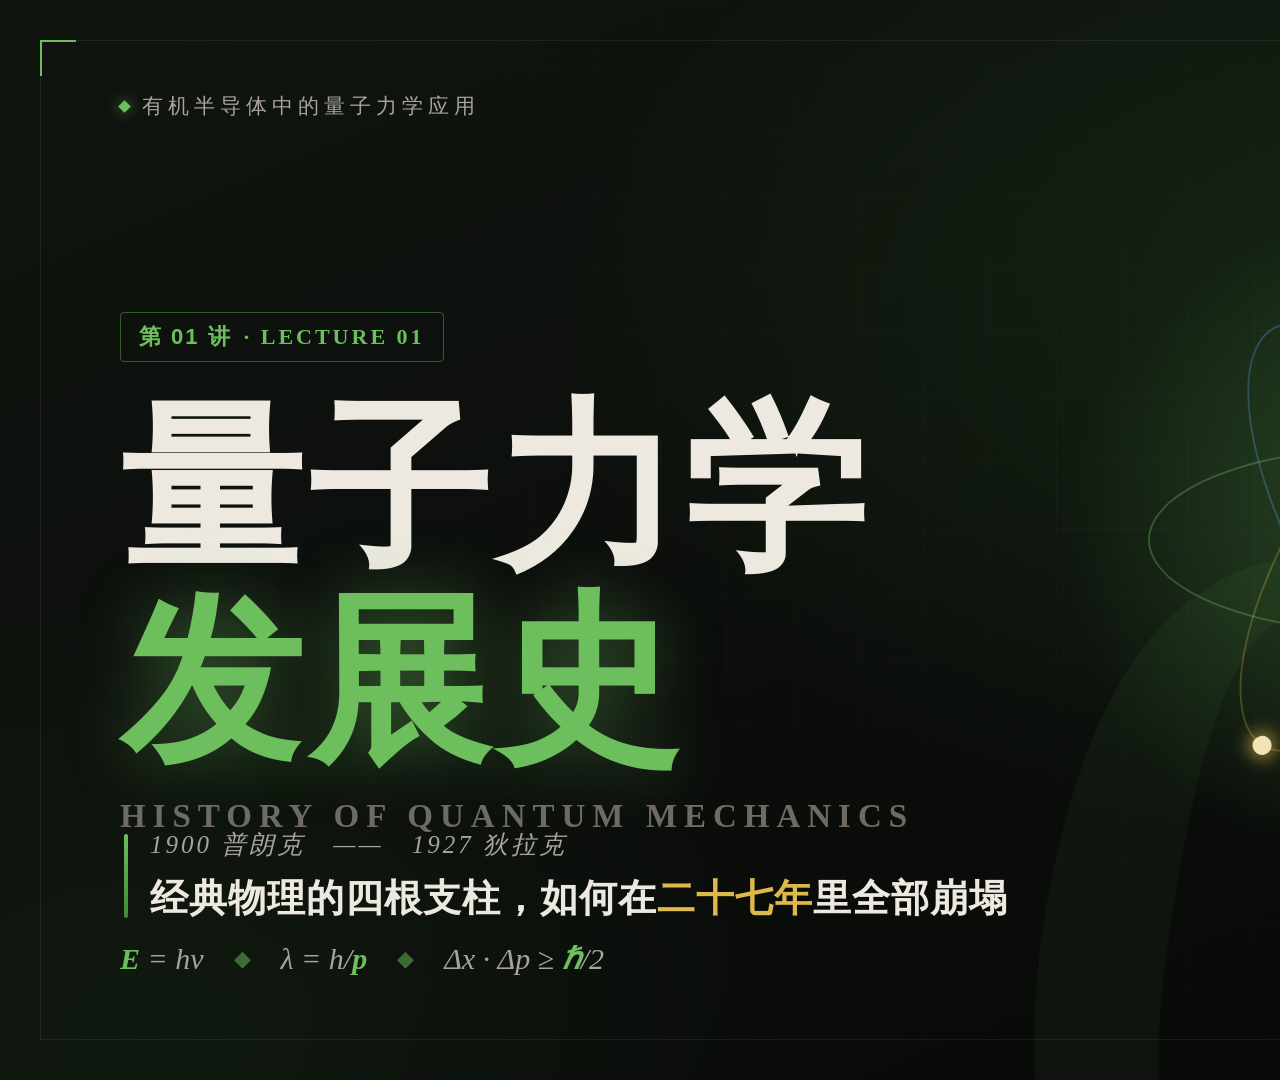
<file: lecture01/cover-bilibili.html>
<!DOCTYPE html>
<html lang="zh">
<head>
<meta charset="UTF-8">
<title>Lecture 1 封面 · Bilibili 16:9 (1920×1080)</title>
<!-- 全部使用系统字体，无需联网加载（兼容国内网络、离线可用） -->
<style>
*{margin:0;padding:0;box-sizing:border-box}
:root{
  --bg:#0b0d0b;--fg:#ede9e0;--fg2:#a8a49b;--fg3:#6f6b63;
  --accent:#6dbf5e;--accent-deep:#3d8a35;--amber:#ddb84a;--blue:#5ba4e6;
  --zh:'PingFang SC','Microsoft YaHei','Hiragino Sans GB','Heiti SC','Microsoft JhengHei',sans-serif;
  --en:Georgia,'Times New Roman','Nimbus Roman',serif;
}
html,body{background:#000}
body{display:flex;align-items:flex-start;justify-content:flex-start}

.cover{
  width:1920px;height:1080px;flex:none;position:relative;overflow:hidden;
  color:var(--fg);font-family:var(--zh);
  background:
    radial-gradient(1300px 760px at 76% 30%,rgba(61,138,53,0.20),transparent 70%),
    radial-gradient(900px 620px at 8% 96%,rgba(61,138,53,0.10),transparent 72%),
    linear-gradient(158deg,#10150f 0%,#0b0d0b 56%,#070907 100%);
}
/* grid texture */
.cover::before{
  content:'';position:absolute;inset:0;
  background-image:
    linear-gradient(rgba(255,255,255,0.022) 1px,transparent 1px),
    linear-gradient(90deg,rgba(255,255,255,0.022) 1px,transparent 1px);
  background-size:66px 66px;
  -webkit-mask-image:radial-gradient(1500px 980px at 58% 44%,#000,transparent 78%);
          mask-image:radial-gradient(1500px 980px at 58% 44%,#000,transparent 78%);
}
/* ghost lecture number */
.ghost{
  position:absolute;right:-66px;bottom:-336px;
  font-family:var(--en);font-style:italic;font-weight:700;
  font-size:1040px;line-height:1;letter-spacing:-26px;
  color:rgba(109,191,94,0.055);user-select:none;
}
/* poster frame */
.frame{position:absolute;inset:40px;border:1px solid rgba(255,255,255,0.07)}
.frame::before,.frame::after{
  content:'';position:absolute;width:34px;height:34px;border:2px solid var(--accent);
}
.frame::before{left:-1px;top:-1px;border-right:0;border-bottom:0}
.frame::after{right:-1px;bottom:-1px;border-left:0;border-top:0}

/* ---- top row ---- */
.eyebrow{
  position:absolute;left:120px;top:92px;display:flex;align-items:center;gap:13px;
  font-size:21px;letter-spacing:5px;color:var(--fg2);font-weight:500;
}
.eyebrow .dot{width:9px;height:9px;background:var(--accent);transform:rotate(45deg);
  box-shadow:0 0 14px rgba(109,191,94,0.7)}
.series{
  position:absolute;right:120px;top:86px;text-align:right;font-family:var(--en);
}
.series .lab{font-size:16px;letter-spacing:4px;color:var(--fg3);text-transform:uppercase}
.series .num{font-size:40px;color:var(--fg2);font-weight:600;margin-top:2px}
.series .num b{color:var(--accent);font-weight:700}

/* ---- hero ---- */
.hero{position:absolute;left:120px;top:312px;max-width:1090px}
.tag{
  display:inline-flex;align-items:center;gap:12px;
  border:1.5px solid rgba(109,191,94,0.42);border-radius:4px;
  padding:9px 18px;font-size:22px;letter-spacing:3px;color:var(--accent);
  font-family:var(--en);font-weight:600;
}
.tag .zh{font-family:var(--zh);font-weight:700;letter-spacing:2px}
.h1{font-weight:800;font-size:182px;line-height:1.06;letter-spacing:6px;margin-top:30px}
.h1 .g{color:var(--accent);
  text-shadow:0 0 64px rgba(109,191,94,0.4)}
.en{
  font-family:var(--en);font-size:33px;letter-spacing:7px;color:var(--fg3);
  margin-top:20px;text-transform:uppercase;font-weight:600;
}

/* ---- tagline ---- */
.tagline{position:absolute;left:124px;top:828px;padding-left:26px}
.tagline::before{
  content:'';position:absolute;left:0;top:6px;bottom:6px;width:4px;
  background:linear-gradient(var(--accent),var(--accent-deep));border-radius:2px;
}
.tl-small{font-family:var(--en);font-size:25px;letter-spacing:3px;color:var(--fg2);font-style:italic}
.tl-big{font-size:38px;font-weight:700;color:var(--fg);margin-top:12px;letter-spacing:1px}
.tl-big em{color:var(--amber);font-style:normal}

/* ---- equations ---- */
.eq{
  position:absolute;left:120px;bottom:104px;display:flex;align-items:center;gap:30px;
  font-family:var(--en);font-style:italic;font-size:30px;color:var(--fg2);
}
.eq .s{color:rgba(109,191,94,0.5);font-style:normal;font-size:22px}
.eq b{color:var(--accent);font-weight:600}

/* ---- credit ---- */
.credit{
  position:absolute;right:120px;bottom:104px;text-align:right;
  font-size:21px;color:var(--fg3);letter-spacing:1px;
}
.credit b{color:var(--fg2);font-weight:700}

/* ---- atom ---- */
.atom{position:absolute;right:286px;top:50%;width:486px;height:486px;margin-top:-243px}
.atom .glow{position:absolute;inset:-110px;border-radius:50%;
  background:radial-gradient(circle,rgba(109,191,94,0.26),transparent 66%)}
.ring{position:absolute;left:0;top:50%;width:100%;height:188px;margin-top:-94px;
  border:2.6px solid rgba(109,191,94,0.34);border-radius:50%;transform-origin:center}
.ring.r2{transform:rotate(61deg);border-color:rgba(91,164,230,0.30)}
.ring.r3{transform:rotate(122deg);border-color:rgba(221,184,74,0.28)}
.ring .e{position:absolute;right:-11px;top:50%;width:19px;height:19px;margin-top:-9.5px;
  border-radius:50%;background:#d4ecca;box-shadow:0 0 18px 3px rgba(109,191,94,0.85)}
.ring.r2 .e{background:#cfe1f5;box-shadow:0 0 18px 3px rgba(91,164,230,0.8)}
.ring.r3 .e{background:#f1e3b6;box-shadow:0 0 18px 3px rgba(221,184,74,0.8)}
.nucleus{position:absolute;left:50%;top:50%;width:54px;height:54px;margin:-27px;
  border-radius:50%;
  background:radial-gradient(circle at 42% 38%,#d8f5cb,#6dbf5e 46%,rgba(61,138,53,0.1));
  box-shadow:0 0 70px 18px rgba(109,191,94,0.5)}
</style>
</head>
<body>
<div class="cover">
  <div class="frame"></div>
  <div class="ghost">01</div>

  <div class="eyebrow"><span class="dot"></span>有机半导体中的量子力学应用</div>
  <div class="series">
    <div class="lab">Course Series</div>
    <div class="num"><b>01</b> / 12</div>
  </div>

  <div class="atom">
    <div class="glow"></div>
    <div class="ring r1"><span class="e"></span></div>
    <div class="ring r2"><span class="e"></span></div>
    <div class="ring r3"><span class="e"></span></div>
    <div class="nucleus"></div>
  </div>

  <div class="hero">
    <span class="tag"><span class="zh">第 01 讲</span> · LECTURE 01</span>
    <div class="h1">量子力学<br><span class="g">发展史</span></div>
    <div class="en">History of Quantum Mechanics</div>
  </div>

  <div class="tagline">
    <div class="tl-small">1900 普朗克　——　1927 狄拉克</div>
    <div class="tl-big">经典物理的四根支柱，如何在<em>二十七年</em>里全部崩塌</div>
  </div>

  <div class="eq">
    <span><b>E</b> = hν</span><span class="s">◆</span>
    <span>λ = h/<b>p</b></span><span class="s">◆</span>
    <span>Δx · Δp ≥ <b>ℏ</b>/2</span>
  </div>
  <div class="credit">主讲 · <b>Zesheng Liu</b><br>Linköping University</div>
</div>
</body>
</html>
</file>
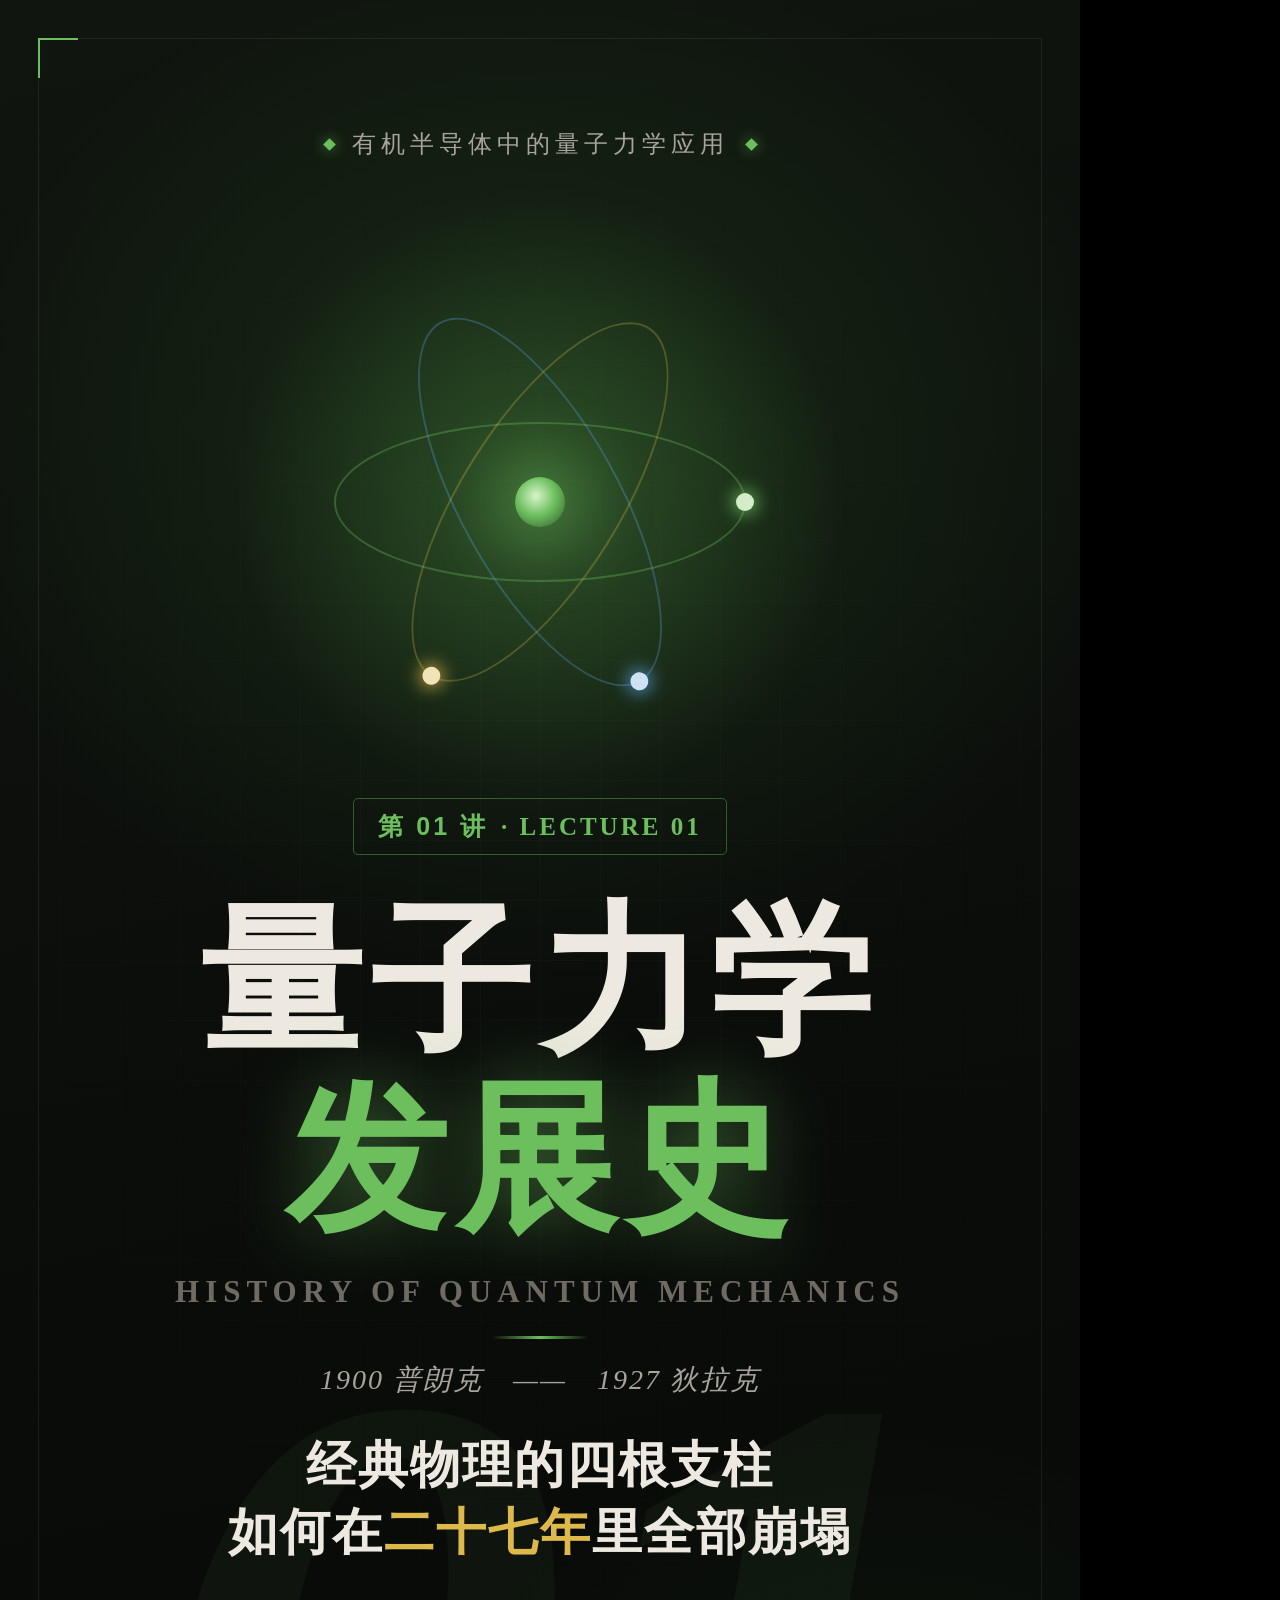
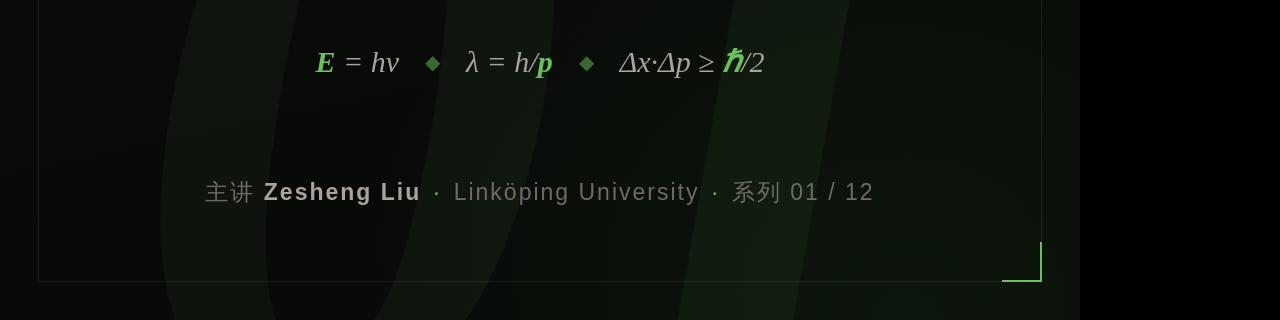
<file: lecture01/cover-douyin.html>
<!DOCTYPE html>
<html lang="zh">
<head>
<meta charset="UTF-8">
<title>Lecture 1 封面 · 抖音 9:16 (1080×1920)</title>
<!-- 全部使用系统字体，无需联网加载（兼容国内网络、离线可用） -->
<style>
*{margin:0;padding:0;box-sizing:border-box}
:root{
  --bg:#0b0d0b;--fg:#ede9e0;--fg2:#a8a49b;--fg3:#6f6b63;
  --accent:#6dbf5e;--accent-deep:#3d8a35;--amber:#ddb84a;--blue:#5ba4e6;
  --zh:'PingFang SC','Microsoft YaHei','Hiragino Sans GB','Heiti SC','Microsoft JhengHei',sans-serif;
  --en:Georgia,'Times New Roman','Nimbus Roman',serif;
}
html,body{background:#000}
body{display:flex;align-items:flex-start;justify-content:flex-start}

.cover{
  width:1080px;height:1920px;flex:none;position:relative;overflow:hidden;
  color:var(--fg);font-family:var(--zh);text-align:center;
  background:
    radial-gradient(900px 760px at 50% 24%,rgba(61,138,53,0.22),transparent 68%),
    radial-gradient(800px 700px at 84% 100%,rgba(61,138,53,0.10),transparent 70%),
    linear-gradient(168deg,#10150f 0%,#0b0d0b 54%,#070907 100%);
}
.cover::before{
  content:'';position:absolute;inset:0;
  background-image:
    linear-gradient(rgba(255,255,255,0.022) 1px,transparent 1px),
    linear-gradient(90deg,rgba(255,255,255,0.022) 1px,transparent 1px);
  background-size:60px 60px;
  -webkit-mask-image:radial-gradient(820px 1180px at 50% 46%,#000,transparent 80%);
          mask-image:radial-gradient(820px 1180px at 50% 46%,#000,transparent 80%);
}
.ghost{
  position:absolute;left:50%;bottom:-218px;transform:translateX(-50%);
  font-family:var(--en);font-style:italic;font-weight:700;
  font-size:880px;line-height:1;letter-spacing:-30px;
  color:rgba(109,191,94,0.055);user-select:none;
}
.frame{position:absolute;inset:38px;border:1px solid rgba(255,255,255,0.07)}
.frame::before,.frame::after{
  content:'';position:absolute;width:38px;height:38px;border:2px solid var(--accent);
}
.frame::before{left:-1px;top:-1px;border-right:0;border-bottom:0}
.frame::after{right:-1px;bottom:-1px;border-left:0;border-top:0}

.eyebrow{
  position:absolute;left:0;right:0;top:128px;
  display:flex;align-items:center;justify-content:center;gap:18px;
  font-size:24px;letter-spacing:5px;color:var(--fg2);font-weight:500;
}
.eyebrow .dot{width:9px;height:9px;background:var(--accent);transform:rotate(45deg);
  box-shadow:0 0 14px rgba(109,191,94,0.7)}

/* atom */
.atom{position:absolute;left:50%;top:296px;width:412px;height:412px;margin-left:-206px}
.atom .glow{position:absolute;inset:-130px;border-radius:50%;
  background:radial-gradient(circle,rgba(109,191,94,0.28),transparent 64%)}
.ring{position:absolute;left:0;top:50%;width:100%;height:160px;margin-top:-80px;
  border:2.6px solid rgba(109,191,94,0.34);border-radius:50%;transform-origin:center}
.ring.r2{transform:rotate(61deg);border-color:rgba(91,164,230,0.30)}
.ring.r3{transform:rotate(122deg);border-color:rgba(221,184,74,0.28)}
.ring .e{position:absolute;right:-10px;top:50%;width:18px;height:18px;margin-top:-9px;
  border-radius:50%;background:#d4ecca;box-shadow:0 0 17px 3px rgba(109,191,94,0.85)}
.ring.r2 .e{background:#cfe1f5;box-shadow:0 0 17px 3px rgba(91,164,230,0.8)}
.ring.r3 .e{background:#f1e3b6;box-shadow:0 0 17px 3px rgba(221,184,74,0.8)}
.nucleus{position:absolute;left:50%;top:50%;width:50px;height:50px;margin:-25px;
  border-radius:50%;
  background:radial-gradient(circle at 42% 38%,#d8f5cb,#6dbf5e 46%,rgba(61,138,53,0.1));
  box-shadow:0 0 66px 16px rgba(109,191,94,0.5)}

/* tag */
.tag{position:absolute;left:0;right:0;top:798px}
.tag span{
  display:inline-flex;align-items:center;gap:13px;
  border:1.5px solid rgba(109,191,94,0.42);border-radius:5px;
  padding:11px 24px;font-size:25px;letter-spacing:3px;color:var(--accent);
  font-family:var(--en);font-weight:600;
}
.tag b{font-family:var(--zh);font-weight:700;letter-spacing:3px}

/* hero */
.hero{position:absolute;left:0;right:0;top:892px}
.h1{font-weight:800;font-size:162px;line-height:1.1;letter-spacing:8px}
.h1 .g{color:var(--accent);text-shadow:0 0 70px rgba(109,191,94,0.45)}
.en{
  font-family:var(--en);font-size:31px;letter-spacing:6px;color:var(--fg3);
  margin-top:26px;text-transform:uppercase;font-weight:600;
}

/* timeline */
.timeline{
  position:absolute;left:0;right:0;top:1336px;
  font-family:var(--en);font-style:italic;font-size:28px;letter-spacing:2px;color:var(--fg2);
}
.timeline .bar{
  display:block;width:96px;height:3px;margin:0 auto 22px;
  background:linear-gradient(90deg,transparent,var(--accent),transparent);
}

/* punch */
.punch{
  position:absolute;left:0;right:0;top:1432px;
  font-size:50px;font-weight:700;line-height:1.34;letter-spacing:2px;
}
.punch em{color:var(--amber);font-style:normal}

/* equations */
.eq{
  position:absolute;left:0;right:0;top:1644px;
  display:flex;align-items:center;justify-content:center;gap:26px;
  font-family:var(--en);font-style:italic;font-size:30px;color:var(--fg2);
}
.eq .s{color:rgba(109,191,94,0.5);font-style:normal;font-size:20px}
.eq b{color:var(--accent);font-weight:600}

/* credit */
.credit{
  position:absolute;left:0;right:0;bottom:112px;
  font-size:23px;color:var(--fg3);letter-spacing:2px;
}
.credit b{color:var(--fg2);font-weight:700}
.credit .sep{color:var(--accent);margin:0 12px}
</style>
</head>
<body>
<div class="cover">
  <div class="frame"></div>
  <div class="ghost">01</div>

  <div class="eyebrow"><span class="dot"></span>有机半导体中的量子力学应用<span class="dot"></span></div>

  <div class="atom">
    <div class="glow"></div>
    <div class="ring r1"><span class="e"></span></div>
    <div class="ring r2"><span class="e"></span></div>
    <div class="ring r3"><span class="e"></span></div>
    <div class="nucleus"></div>
  </div>

  <div class="tag"><span><b>第 01 讲</b> · LECTURE 01</span></div>

  <div class="hero">
    <div class="h1">量子力学<br><span class="g">发展史</span></div>
    <div class="en">History of Quantum Mechanics</div>
  </div>

  <div class="timeline"><span class="bar"></span>1900 普朗克　——　1927 狄拉克</div>

  <div class="punch">经典物理的四根支柱<br>如何在<em>二十七年</em>里全部崩塌</div>

  <div class="eq">
    <span><b>E</b> = hν</span><span class="s">◆</span>
    <span>λ = h/<b>p</b></span><span class="s">◆</span>
    <span>Δx·Δp ≥ <b>ℏ</b>/2</span>
  </div>

  <div class="credit">主讲 <b>Zesheng Liu</b><span class="sep">·</span>Linköping University<span class="sep">·</span>系列 01 / 12</div>
</div>
</body>
</html>
</file>
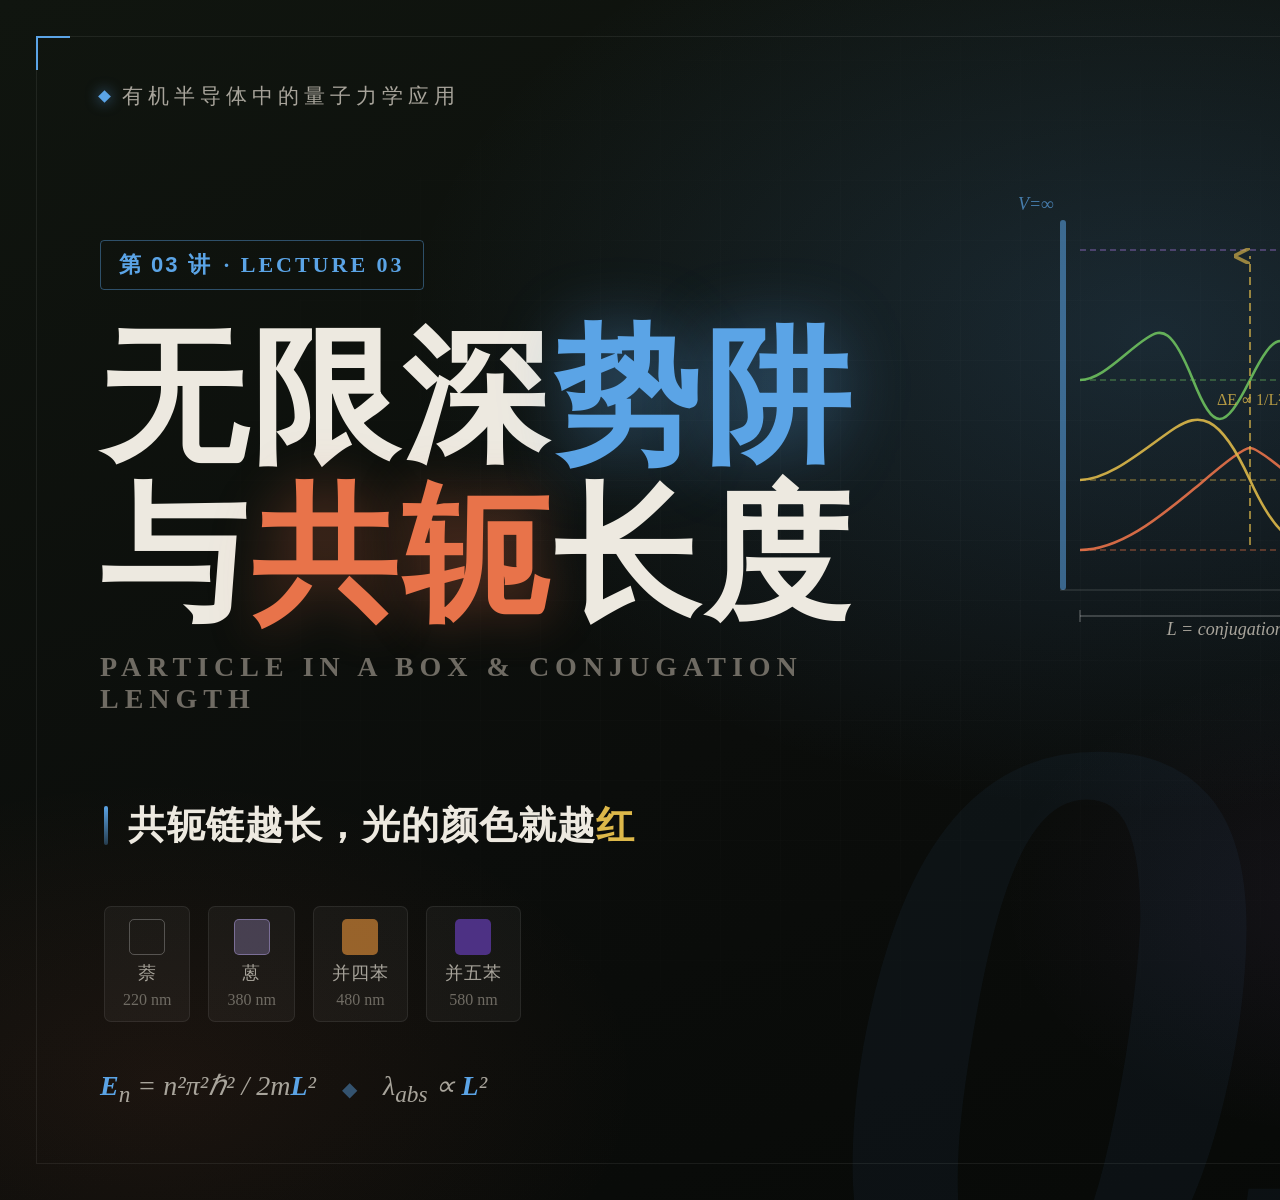
<file: lecture03/cover-bilibili.html>
<!DOCTYPE html>
<html lang="zh">
<head>
<meta charset="UTF-8">
<title>Lecture 3 封面 · Bilibili 4:3 (1600×1200)</title>
<style>
*{margin:0;padding:0;box-sizing:border-box}
:root{
  --bg:#0b0d0b;--fg:#ede9e0;--fg2:#a8a49b;--fg3:#6f6b63;
  --accent:#6dbf5e;--accent-deep:#3d8a35;--amber:#ddb84a;--blue:#5ba4e6;
  --coral:#e8734a;--purple:#b07ee8;
  --zh:'PingFang SC','Microsoft YaHei','Hiragino Sans GB','Heiti SC','Microsoft JhengHei',sans-serif;
  --en:Georgia,'Times New Roman','Nimbus Roman',serif;
}
html,body{background:#000}
body{display:flex;align-items:flex-start;justify-content:flex-start}

.cover{
  width:1600px;height:1200px;flex:none;position:relative;overflow:hidden;
  color:var(--fg);font-family:var(--zh);
  background:
    radial-gradient(1100px 700px at 72% 28%,rgba(91,164,230,0.18),transparent 68%),
    radial-gradient(800px 500px at 10% 90%,rgba(232,115,74,0.08),transparent 60%),
    radial-gradient(600px 400px at 85% 75%,rgba(176,126,232,0.07),transparent 60%),
    linear-gradient(158deg,#10150f 0%,#0b0d0b 56%,#070907 100%);
}
.cover::before{
  content:'';position:absolute;inset:0;
  background-image:
    linear-gradient(rgba(255,255,255,0.02) 1px,transparent 1px),
    linear-gradient(90deg,rgba(255,255,255,0.02) 1px,transparent 1px);
  background-size:60px 60px;
  -webkit-mask-image:radial-gradient(1200px 900px at 55% 44%,#000,transparent 78%);
          mask-image:radial-gradient(1200px 900px at 55% 44%,#000,transparent 78%);
}
.ghost{
  position:absolute;right:-50px;bottom:-280px;
  font-family:var(--en);font-style:italic;font-weight:700;
  font-size:880px;line-height:1;letter-spacing:-26px;
  color:rgba(91,164,230,0.05);user-select:none;
}
.frame{position:absolute;inset:36px;border:1px solid rgba(255,255,255,0.07)}
.frame::before,.frame::after{
  content:'';position:absolute;width:32px;height:32px;border:2px solid var(--blue);
}
.frame::before{left:-1px;top:-1px;border-right:0;border-bottom:0}
.frame::after{right:-1px;bottom:-1px;border-left:0;border-top:0}

/* top bar */
.eyebrow{
  position:absolute;left:100px;top:82px;display:flex;align-items:center;gap:13px;
  font-size:21px;letter-spacing:5px;color:var(--fg2);font-weight:500;
}
.eyebrow .dot{width:9px;height:9px;background:var(--blue);transform:rotate(45deg);
  box-shadow:0 0 14px rgba(91,164,230,0.7)}
.series{
  position:absolute;right:100px;top:76px;text-align:right;font-family:var(--en);
}
.series .lab{font-size:15px;letter-spacing:4px;color:var(--fg3);text-transform:uppercase}
.series .num{font-size:38px;color:var(--fg2);font-weight:600;margin-top:2px}
.series .num b{color:var(--blue);font-weight:700}

/* hero — left column */
.hero{position:absolute;left:100px;top:240px;max-width:780px}
.tag{
  display:inline-flex;align-items:center;gap:12px;
  border:1.5px solid rgba(91,164,230,0.42);border-radius:4px;
  padding:9px 18px;font-size:22px;letter-spacing:3px;color:var(--blue);
  font-family:var(--en);font-weight:600;
}
.tag .zh{font-family:var(--zh);font-weight:700;letter-spacing:2px}
.h1{font-weight:800;font-size:146px;line-height:1.08;letter-spacing:5px;margin-top:28px}
.h1 .g{color:var(--blue);text-shadow:0 0 64px rgba(91,164,230,0.4)}
.h1 .a{color:var(--coral);text-shadow:0 0 50px rgba(232,115,74,0.35)}
.en{
  font-family:var(--en);font-size:28px;letter-spacing:6px;color:var(--fg3);
  margin-top:18px;text-transform:uppercase;font-weight:600;
}

/* potential well — right column */
.well-container{
  position:absolute;right:80px;top:180px;width:540px;height:460px;
}
.well-svg{width:100%;height:100%}

/* tagline */
.tagline{position:absolute;left:104px;top:800px;padding-left:24px}
.tagline::before{
  content:'';position:absolute;left:0;top:6px;bottom:6px;width:4px;
  background:linear-gradient(var(--blue),rgba(91,164,230,0.3));border-radius:2px;
}
.tl-big{font-size:38px;font-weight:700;color:var(--fg);letter-spacing:1px}
.tl-big em{color:var(--amber);font-style:normal}

/* molecule color chips */
.mol-row{
  position:absolute;left:104px;bottom:178px;
  display:flex;align-items:center;gap:18px;
}
.mol-chip{
  display:flex;flex-direction:column;align-items:center;gap:6px;
  padding:12px 18px;border-radius:7px;
  background:rgba(255,255,255,0.04);border:1px solid rgba(255,255,255,0.08);
}
.mol-chip .swatch{width:36px;height:36px;border-radius:5px}
.mol-chip .name{font-size:18px;color:var(--fg2);letter-spacing:1px}
.mol-chip .wl{font-family:var(--en);font-size:16px;color:var(--fg3)}

/* equations */
.eq{
  position:absolute;left:100px;bottom:92px;display:flex;align-items:center;gap:26px;
  font-family:var(--en);font-style:italic;font-size:28px;color:var(--fg2);
}
.eq .s{color:rgba(91,164,230,0.45);font-style:normal;font-size:20px}
.eq b{color:var(--blue);font-weight:600}

/* credit */
.credit{
  position:absolute;right:100px;bottom:92px;text-align:right;
  font-size:20px;color:var(--fg3);letter-spacing:1px;
}
.credit b{color:var(--fg2);font-weight:700}
</style>
</head>
<body>
<div class="cover">
  <div class="frame"></div>
  <div class="ghost">03</div>

  <div class="eyebrow"><span class="dot"></span>有机半导体中的量子力学应用</div>
  <div class="series">
    <div class="lab">Course Series</div>
    <div class="num"><b>03</b> / 12</div>
  </div>

  <!-- Potential Well SVG — right side -->
  <div class="well-container">
    <svg class="well-svg" viewBox="0 0 540 460" xmlns="http://www.w3.org/2000/svg">
      <!-- well walls -->
      <rect x="80" y="40" width="6" height="370" fill="rgba(91,164,230,0.55)" rx="3"/>
      <rect x="454" y="40" width="6" height="370" fill="rgba(91,164,230,0.55)" rx="3"/>
      <line x1="80" y1="410" x2="460" y2="410" stroke="rgba(255,255,255,0.12)" stroke-width="1.5"/>
      <!-- V=∞ -->
      <text x="56" y="30" fill="rgba(91,164,230,0.7)" font-family="Georgia" font-size="18" font-style="italic" text-anchor="middle">V=∞</text>
      <text x="484" y="30" fill="rgba(91,164,230,0.7)" font-family="Georgia" font-size="18" font-style="italic" text-anchor="middle">V=∞</text>

      <!-- energy levels -->
      <line x1="100" y1="370" x2="440" y2="370" stroke="rgba(232,115,74,0.45)" stroke-width="1.5" stroke-dasharray="6,4"/>
      <line x1="100" y1="300" x2="440" y2="300" stroke="rgba(221,184,74,0.45)" stroke-width="1.5" stroke-dasharray="6,4"/>
      <line x1="100" y1="200" x2="440" y2="200" stroke="rgba(109,191,94,0.45)" stroke-width="1.5" stroke-dasharray="6,4"/>
      <line x1="100" y1="70" x2="440" y2="70" stroke="rgba(176,126,232,0.45)" stroke-width="1.5" stroke-dasharray="6,4"/>

      <!-- wave functions -->
      <!-- ψ₁ -->
      <path d="M100,370 C145,370 190,328 220,304 C250,278 265,268 270,268 C275,268 290,278 320,304 C350,328 395,370 440,370"
            fill="none" stroke="rgba(232,115,74,0.9)" stroke-width="2.6"/>
      <!-- ψ₂ -->
      <path d="M100,300 C130,300 165,268 195,248 C218,234 238,230 270,300 C302,370 322,366 340,352 C368,332 410,300 440,300"
            fill="none" stroke="rgba(221,184,74,0.9)" stroke-width="2.6"/>
      <!-- ψ₃ -->
      <path d="M100,200 C122,200 145,172 167,158 C182,148 192,148 213,200 C234,252 244,252 270,200 C296,148 306,148 327,200 C348,252 358,252 373,200 C388,172 418,200 440,200"
            fill="none" stroke="rgba(109,191,94,0.9)" stroke-width="2.6"/>

      <!-- level labels -->
      <text x="456" y="374" fill="rgba(232,115,74,0.85)" font-family="Georgia" font-size="21" font-style="italic">n=1</text>
      <text x="456" y="304" fill="rgba(221,184,74,0.85)" font-family="Georgia" font-size="21" font-style="italic">n=2</text>
      <text x="456" y="204" fill="rgba(109,191,94,0.85)" font-family="Georgia" font-size="21" font-style="italic">n=3</text>
      <text x="456" y="74" fill="rgba(176,126,232,0.85)" font-family="Georgia" font-size="21" font-style="italic">n=4</text>

      <!-- HOMO→LUMO arrow -->
      <defs>
        <marker id="arrowUp" markerWidth="8" markerHeight="8" refX="4" refY="8" orient="auto">
          <path d="M0,8 L4,0 L8,8" fill="none" stroke="var(--amber)" stroke-width="1.8"/>
        </marker>
      </defs>
      <line x1="270" y1="365" x2="270" y2="76" stroke="var(--amber)" stroke-width="2" stroke-dasharray="8,5" marker-end="url(#arrowUp)" opacity="0.65"/>
      <text x="270" y="225" fill="var(--amber)" font-family="Georgia" font-size="16" text-anchor="middle" opacity="0.8">ΔE ∝ 1/L²</text>

      <!-- L dimension -->
      <line x1="100" y1="436" x2="440" y2="436" stroke="rgba(255,255,255,0.25)" stroke-width="1.5"/>
      <line x1="100" y1="430" x2="100" y2="442" stroke="rgba(255,255,255,0.25)" stroke-width="1.5"/>
      <line x1="440" y1="430" x2="440" y2="442" stroke="rgba(255,255,255,0.25)" stroke-width="1.5"/>
      <text x="270" y="455" fill="var(--fg2)" font-family="Georgia" font-size="18" font-style="italic" text-anchor="middle">L = conjugation length</text>
    </svg>
  </div>

  <!-- Hero — left side -->
  <div class="hero">
    <span class="tag"><span class="zh">第 03 讲</span> · LECTURE 03</span>
    <div class="h1">无限深<span class="g">势阱</span><br>与<span class="a">共轭</span>长度</div>
    <div class="en">Particle in a Box &amp; Conjugation Length</div>
  </div>

  <div class="tagline">
    <div class="tl-big">共轭链越长，光的颜色就越<em>红</em></div>
  </div>

  <!-- molecule swatches -->
  <div class="mol-row">
    <div class="mol-chip">
      <div class="swatch" style="background:transparent;border:1.5px solid rgba(255,255,255,0.25)"></div>
      <div class="name">萘</div>
      <div class="wl">220 nm</div>
    </div>
    <div class="mol-chip">
      <div class="swatch" style="background:rgba(200,180,255,0.25);border:1.5px solid rgba(200,180,255,0.4)"></div>
      <div class="name">蒽</div>
      <div class="wl">380 nm</div>
    </div>
    <div class="mol-chip">
      <div class="swatch" style="background:rgba(255,160,60,0.55)"></div>
      <div class="name">并四苯</div>
      <div class="wl">480 nm</div>
    </div>
    <div class="mol-chip">
      <div class="swatch" style="background:rgba(100,60,180,0.7)"></div>
      <div class="name">并五苯</div>
      <div class="wl">580 nm</div>
    </div>
  </div>

  <!-- equations -->
  <div class="eq">
    <span><b>E</b><sub>n</sub> = n²π²ℏ² / 2m<b>L</b>²</span>
    <span class="s">◆</span>
    <span>λ<sub>abs</sub> ∝ <b>L</b>²</span>
  </div>

  <div class="credit"><b>Zesheng Liu</b><br>Linköping University</div>
</div>
</body>
</html>
</file>
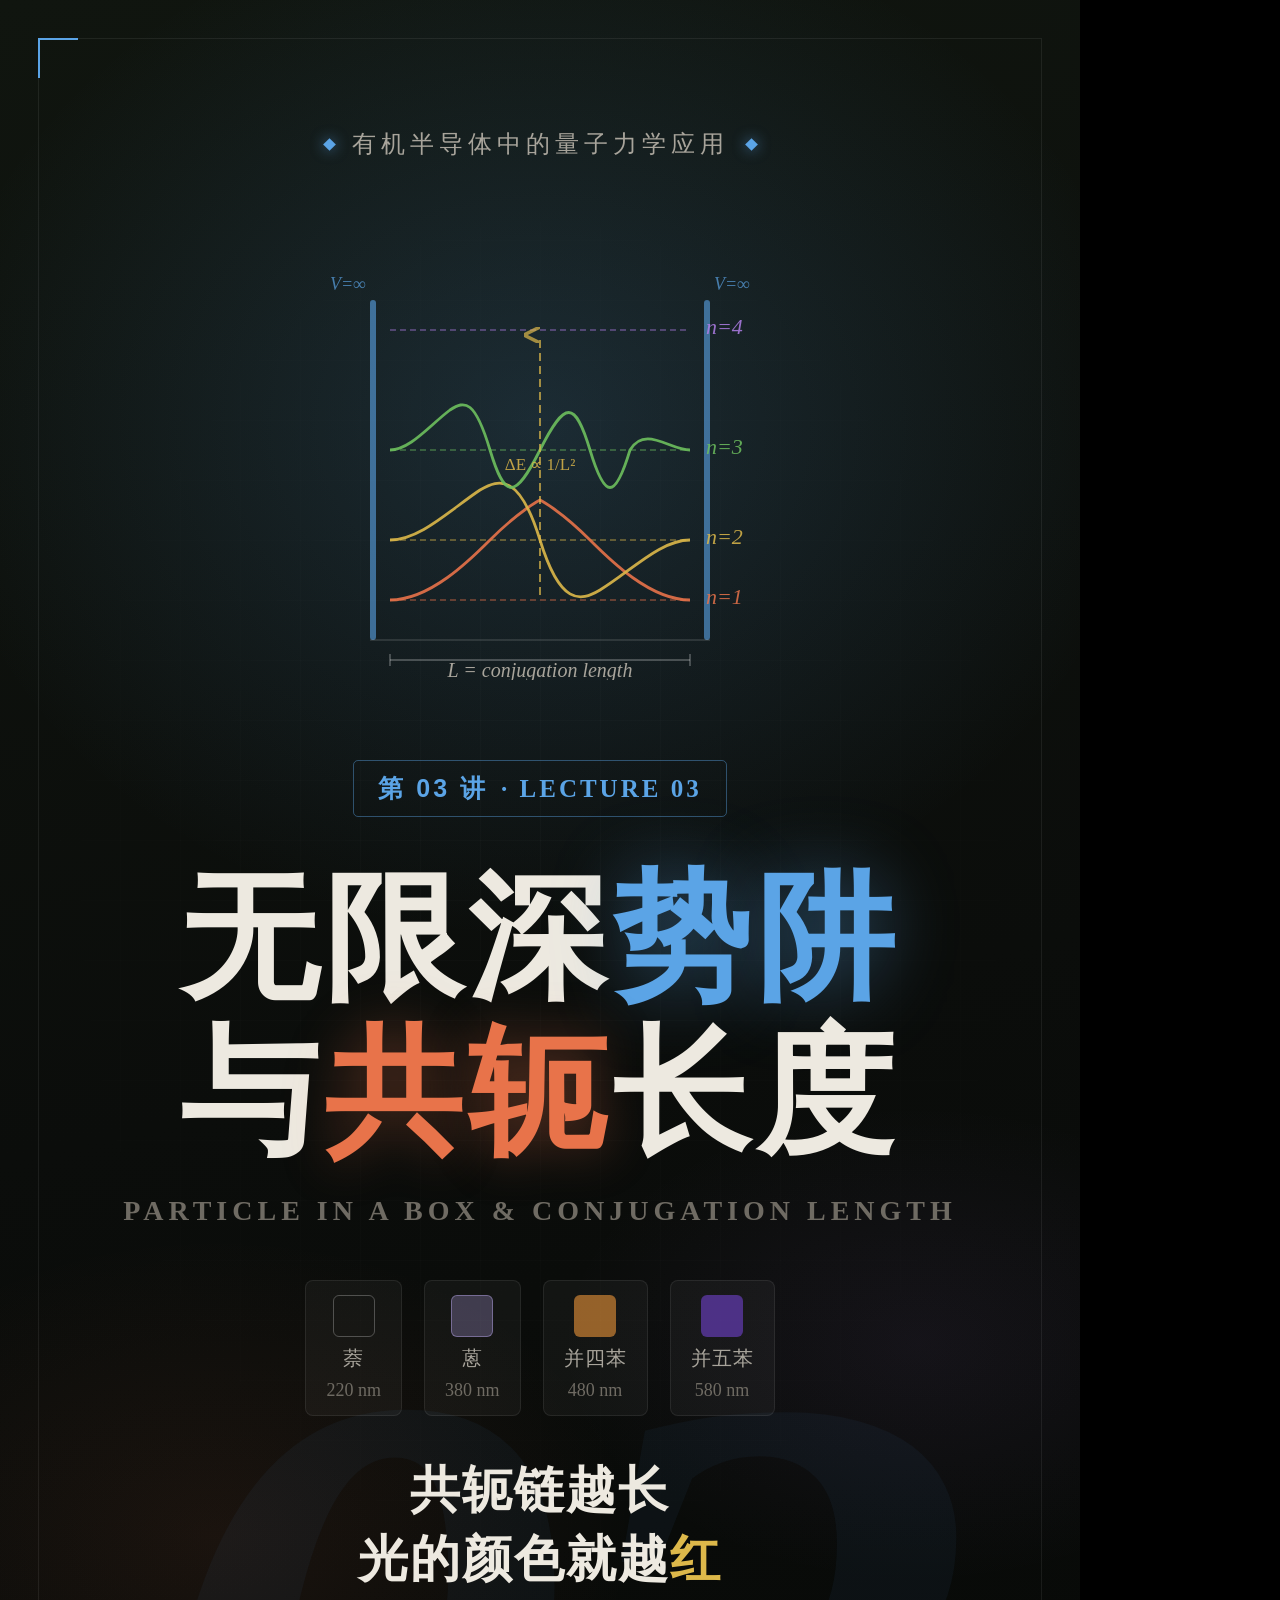
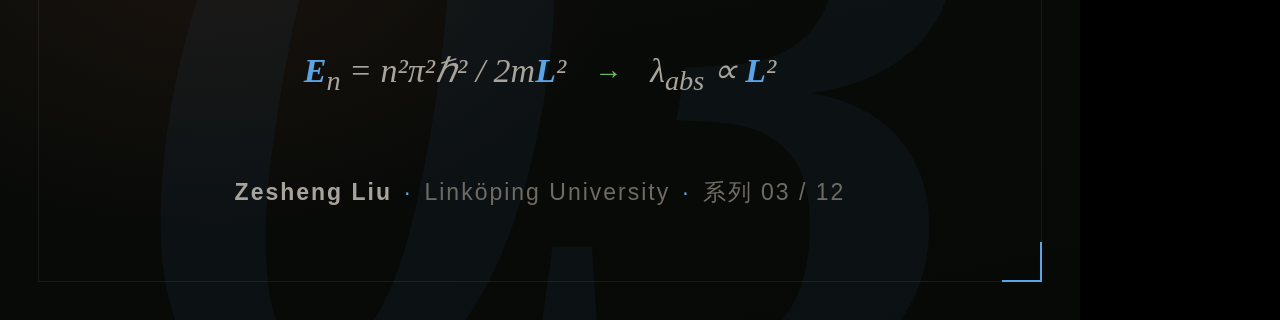
<file: lecture03/cover-douyin.html>
<!DOCTYPE html>
<html lang="zh">
<head>
<meta charset="UTF-8">
<title>Lecture 3 封面 · 抖音 9:16 (1080×1920)</title>
<style>
*{margin:0;padding:0;box-sizing:border-box}
:root{
  --bg:#0b0d0b;--fg:#ede9e0;--fg2:#a8a49b;--fg3:#6f6b63;
  --accent:#6dbf5e;--accent-deep:#3d8a35;--amber:#ddb84a;--blue:#5ba4e6;
  --coral:#e8734a;--purple:#b07ee8;
  --zh:'PingFang SC','Microsoft YaHei','Hiragino Sans GB','Heiti SC','Microsoft JhengHei',sans-serif;
  --en:Georgia,'Times New Roman','Nimbus Roman',serif;
}
html,body{background:#000}
body{display:flex;align-items:flex-start;justify-content:flex-start}

.cover{
  width:1080px;height:1920px;flex:none;position:relative;overflow:hidden;
  color:var(--fg);font-family:var(--zh);text-align:center;
  background:
    radial-gradient(900px 760px at 50% 22%,rgba(91,164,230,0.18),transparent 68%),
    radial-gradient(700px 500px at 20% 80%,rgba(232,115,74,0.08),transparent 60%),
    radial-gradient(600px 400px at 85% 70%,rgba(176,126,232,0.07),transparent 60%),
    linear-gradient(168deg,#10150f 0%,#0b0d0b 54%,#070907 100%);
}
.cover::before{
  content:'';position:absolute;inset:0;
  background-image:
    linear-gradient(rgba(255,255,255,0.018) 1px,transparent 1px),
    linear-gradient(90deg,rgba(255,255,255,0.018) 1px,transparent 1px);
  background-size:60px 60px;
  -webkit-mask-image:radial-gradient(820px 1180px at 50% 46%,#000,transparent 80%);
          mask-image:radial-gradient(820px 1180px at 50% 46%,#000,transparent 80%);
}
.ghost{
  position:absolute;left:50%;bottom:-218px;transform:translateX(-50%);
  font-family:var(--en);font-style:italic;font-weight:700;
  font-size:880px;line-height:1;letter-spacing:-30px;
  color:rgba(91,164,230,0.05);user-select:none;
}
.frame{position:absolute;inset:38px;border:1px solid rgba(255,255,255,0.07)}
.frame::before,.frame::after{
  content:'';position:absolute;width:38px;height:38px;border:2px solid var(--blue);
}
.frame::before{left:-1px;top:-1px;border-right:0;border-bottom:0}
.frame::after{right:-1px;bottom:-1px;border-left:0;border-top:0}

.eyebrow{
  position:absolute;left:0;right:0;top:128px;
  display:flex;align-items:center;justify-content:center;gap:18px;
  font-size:24px;letter-spacing:5px;color:var(--fg2);font-weight:500;
}
.eyebrow .dot{width:9px;height:9px;background:var(--blue);transform:rotate(45deg);
  box-shadow:0 0 14px rgba(91,164,230,0.7)}

/* potential well visual */
.well-container{
  position:absolute;left:50%;top:260px;width:500px;height:420px;margin-left:-250px;
}
.well-svg{width:100%;height:100%}

/* tag */
.tag{position:absolute;left:0;right:0;top:760px}
.tag span{
  display:inline-flex;align-items:center;gap:13px;
  border:1.5px solid rgba(91,164,230,0.42);border-radius:5px;
  padding:11px 24px;font-size:25px;letter-spacing:3px;color:var(--blue);
  font-family:var(--en);font-weight:600;
}
.tag b{font-family:var(--zh);font-weight:700;letter-spacing:3px}

/* hero */
.hero{position:absolute;left:0;right:0;top:860px}
.h1{font-weight:800;font-size:138px;line-height:1.12;letter-spacing:6px}
.h1 .g{color:var(--blue);text-shadow:0 0 70px rgba(91,164,230,0.4)}
.h1 .a{color:var(--coral);text-shadow:0 0 50px rgba(232,115,74,0.35)}
.en{
  font-family:var(--en);font-size:28px;letter-spacing:5px;color:var(--fg3);
  margin-top:26px;text-transform:uppercase;font-weight:600;
}

/* molecule colors */
.mol-row{
  position:absolute;left:0;right:0;top:1280px;
  display:flex;align-items:center;justify-content:center;gap:22px;
}
.mol-chip{
  display:flex;flex-direction:column;align-items:center;gap:8px;
  padding:14px 20px;border-radius:8px;
  background:rgba(255,255,255,0.04);border:1px solid rgba(255,255,255,0.08);
}
.mol-chip .swatch{width:42px;height:42px;border-radius:6px}
.mol-chip .name{font-size:20px;color:var(--fg2);letter-spacing:1px}
.mol-chip .wl{font-family:var(--en);font-size:18px;color:var(--fg3)}

/* punch */
.punch{
  position:absolute;left:0;right:0;top:1456px;
  font-size:50px;font-weight:700;line-height:1.38;letter-spacing:2px;
}
.punch em{color:var(--amber);font-style:normal}

/* equation */
.eq{
  position:absolute;left:0;right:0;top:1650px;
  display:flex;align-items:center;justify-content:center;gap:28px;
  font-family:var(--en);font-style:italic;font-size:34px;color:var(--fg2);
}
.eq b{color:var(--blue);font-weight:600}
.eq .arr{color:var(--accent);font-style:normal;font-size:28px}

/* credit */
.credit{
  position:absolute;left:0;right:0;bottom:112px;
  font-size:23px;color:var(--fg3);letter-spacing:2px;
}
.credit b{color:var(--fg2);font-weight:700}
.credit .sep{color:var(--blue);margin:0 12px}
</style>
</head>
<body>
<div class="cover">
  <div class="frame"></div>
  <div class="ghost">03</div>

  <div class="eyebrow"><span class="dot"></span>有机半导体中的量子力学应用<span class="dot"></span></div>

  <!-- Potential Well with Energy Levels & Wave Functions -->
  <div class="well-container">
    <svg class="well-svg" viewBox="0 0 500 420" xmlns="http://www.w3.org/2000/svg">
      <!-- well walls -->
      <rect x="80" y="40" width="6" height="340" fill="rgba(91,164,230,0.6)" rx="3"/>
      <rect x="414" y="40" width="6" height="340" fill="rgba(91,164,230,0.6)" rx="3"/>
      <line x1="80" y1="380" x2="420" y2="380" stroke="rgba(255,255,255,0.15)" stroke-width="1.5"/>
      <!-- V=∞ labels -->
      <text x="58" y="30" fill="rgba(91,164,230,0.7)" font-family="Georgia" font-size="18" font-style="italic" text-anchor="middle">V=∞</text>
      <text x="442" y="30" fill="rgba(91,164,230,0.7)" font-family="Georgia" font-size="18" font-style="italic" text-anchor="middle">V=∞</text>

      <!-- energy levels -->
      <!-- n=1 -->
      <line x1="100" y1="340" x2="400" y2="340" stroke="rgba(232,115,74,0.5)" stroke-width="1.5" stroke-dasharray="6,4"/>
      <!-- n=2 -->
      <line x1="100" y1="280" x2="400" y2="280" stroke="rgba(221,184,74,0.5)" stroke-width="1.5" stroke-dasharray="6,4"/>
      <!-- n=3 -->
      <line x1="100" y1="190" x2="400" y2="190" stroke="rgba(109,191,94,0.5)" stroke-width="1.5" stroke-dasharray="6,4"/>
      <!-- n=4 -->
      <line x1="100" y1="70" x2="400" y2="70" stroke="rgba(176,126,232,0.5)" stroke-width="1.5" stroke-dasharray="6,4"/>

      <!-- wave functions -->
      <!-- ψ₁: half sine, no node -->
      <path d="M100,340 C140,340 180,300 200,280 C230,250 250,240 250,240 C250,240 270,250 300,280 C320,300 360,340 400,340"
            fill="none" stroke="rgba(232,115,74,0.9)" stroke-width="2.8"/>
      <!-- ψ₂: full sine, 1 node -->
      <path d="M100,280 C130,280 160,250 190,230 C210,218 230,215 250,280 C270,345 290,342 310,330 C340,312 370,280 400,280"
            fill="none" stroke="rgba(221,184,74,0.9)" stroke-width="2.8"/>
      <!-- ψ₃: 1.5 sine, 2 nodes -->
      <path d="M100,190 C120,190 140,165 160,150 C175,140 185,140 200,190 C215,240 225,240 250,190 C275,140 285,140 300,190 C315,240 325,240 340,190 C355,165 380,190 400,190"
            fill="none" stroke="rgba(109,191,94,0.9)" stroke-width="2.8"/>

      <!-- level labels -->
      <text x="416" y="344" fill="rgba(232,115,74,0.85)" font-family="Georgia" font-size="22" font-style="italic">n=1</text>
      <text x="416" y="284" fill="rgba(221,184,74,0.85)" font-family="Georgia" font-size="22" font-style="italic">n=2</text>
      <text x="416" y="194" fill="rgba(109,191,94,0.85)" font-family="Georgia" font-size="22" font-style="italic">n=3</text>
      <text x="416" y="74" fill="rgba(176,126,232,0.85)" font-family="Georgia" font-size="22" font-style="italic">n=4</text>

      <!-- HOMO-LUMO arrow -->
      <defs>
        <marker id="arrowUp" markerWidth="8" markerHeight="8" refX="4" refY="8" orient="auto">
          <path d="M0,8 L4,0 L8,8" fill="none" stroke="var(--amber)" stroke-width="1.8"/>
        </marker>
      </defs>
      <line x1="250" y1="335" x2="250" y2="75" stroke="var(--amber)" stroke-width="2" stroke-dasharray="8,5" marker-end="url(#arrowUp)" opacity="0.7"/>
      <text x="250" y="210" fill="var(--amber)" font-family="Georgia" font-size="17" text-anchor="middle" opacity="0.85">ΔE ∝ 1/L²</text>

      <!-- L label -->
      <line x1="100" y1="400" x2="400" y2="400" stroke="rgba(255,255,255,0.3)" stroke-width="1.5"/>
      <line x1="100" y1="394" x2="100" y2="406" stroke="rgba(255,255,255,0.3)" stroke-width="1.5"/>
      <line x1="400" y1="394" x2="400" y2="406" stroke="rgba(255,255,255,0.3)" stroke-width="1.5"/>
      <text x="250" y="417" fill="var(--fg2)" font-family="Georgia" font-size="20" font-style="italic" text-anchor="middle">L = conjugation length</text>
    </svg>
  </div>

  <div class="tag"><span><b>第 03 讲</b> · LECTURE 03</span></div>

  <div class="hero">
    <div class="h1">无限深<span class="g">势阱</span><br>与<span class="a">共轭</span>长度</div>
    <div class="en">Particle in a Box &amp; Conjugation Length</div>
  </div>

  <!-- molecule color swatches -->
  <div class="mol-row">
    <div class="mol-chip">
      <div class="swatch" style="background:transparent;border:1.5px solid rgba(255,255,255,0.25)"></div>
      <div class="name">萘</div>
      <div class="wl">220 nm</div>
    </div>
    <div class="mol-chip">
      <div class="swatch" style="background:rgba(200,180,255,0.25);border:1.5px solid rgba(200,180,255,0.4)"></div>
      <div class="name">蒽</div>
      <div class="wl">380 nm</div>
    </div>
    <div class="mol-chip">
      <div class="swatch" style="background:rgba(255,160,60,0.55)"></div>
      <div class="name">并四苯</div>
      <div class="wl">480 nm</div>
    </div>
    <div class="mol-chip">
      <div class="swatch" style="background:rgba(100,60,180,0.7)"></div>
      <div class="name">并五苯</div>
      <div class="wl">580 nm</div>
    </div>
  </div>

  <div class="punch">共轭链越长<br>光的颜色就越<em>红</em></div>

  <!-- equation -->
  <div class="eq">
    <span><b>E</b><sub>n</sub> = n²π²ℏ² / 2m<b>L</b>²</span>
    <span class="arr">→</span>
    <span>λ<sub>abs</sub> ∝ <b>L</b>²</span>
  </div>

  <div class="credit"><b>Zesheng Liu</b><span class="sep">·</span>Linköping University<span class="sep">·</span>系列 03 / 12</div>
</div>
</body>
</html>
</file>
